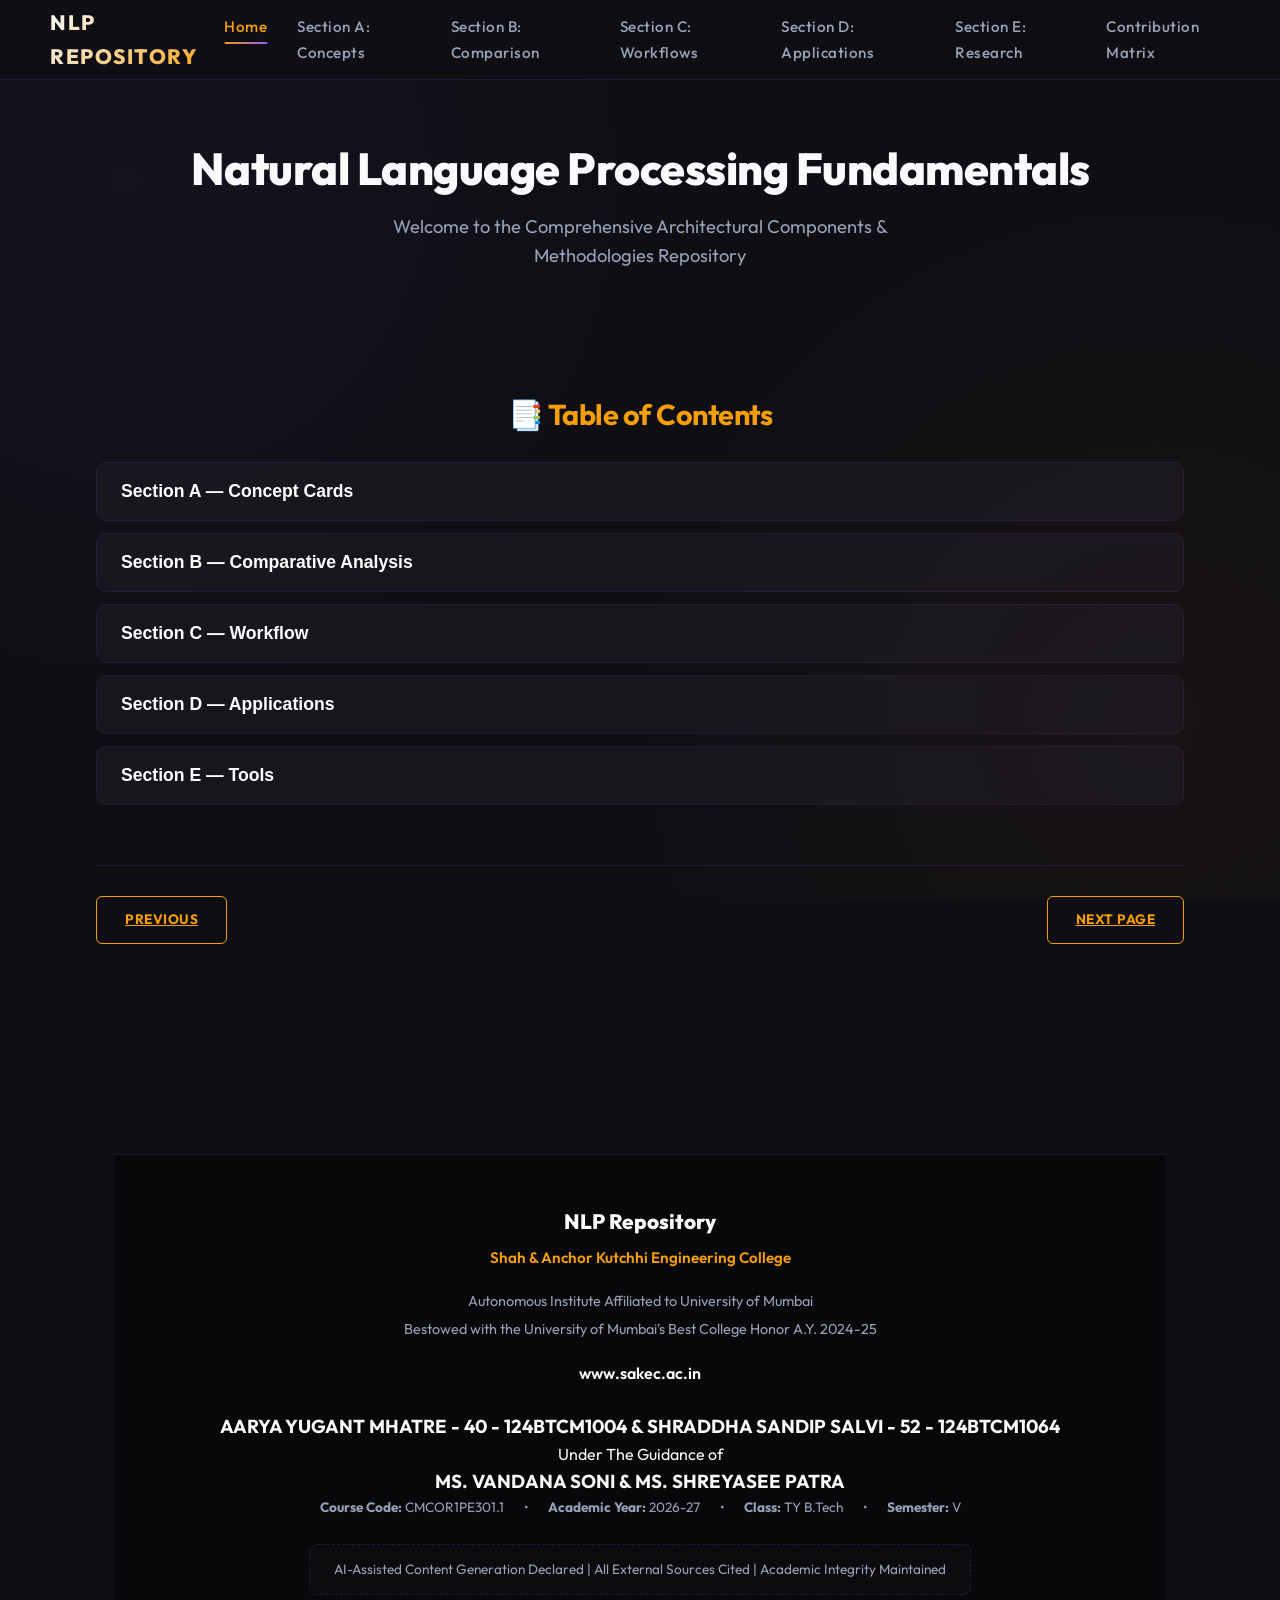
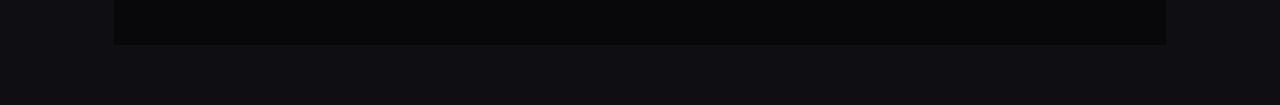
<file: index.html>
<!DOCTYPE html>
<html lang="en">
<head>
    <meta charset="UTF-8">
    <meta name="viewport" content="width=device-width, initial-scale=1.0">
    <title>Comprehensive NLP Fundamentals Repository</title>
    <link rel="stylesheet" href="style.css">
</head>
<body>

    <nav>
        <div class="nav-logo">NLP Repository</div>
        <ul class="nav-links">
<li><a href="index.html" class="nav-item">Home</a></li>

            <li><a href="SectionA.html" class="nav-item">Section A: Concepts</a></li>
            <li><a href="SectionB.html" class="nav-item">Section B: Comparison</a></li>
            <li><a href="SectionC.html" class="nav-item">Section C: Workflows</a></li>
            <li><a href="SectionD.html" class="nav-item">Section D: Applications</a></li>
            <li><a href="SectionE.html" class="nav-item">Section E: Research</a></li>
            <li><a href="ComparisonMatrix.html" class="nav-item">Contribution Matrix</a></li>
        </ul>
    </nav>

    
        <section class="toc-accordion">
 <div class="page-container">
        <header style="text-align: center; margin-top: 1px;">
            <h1>Natural Language Processing Fundamentals</h1>
            <p class="subtitle">Welcome to the Comprehensive Architectural Components & Methodologies Repository</p>
                        </div>
        </header>

            <h2>📑 Table of Contents</h2>

            <div class="toc-item">
                <button class="toc-btn" onclick="toggleTOC(this)">Section A — Concept Cards</button>
                <div class="toc-content">
                    <a href="SectionA.html">CONCEPT CARD 1 : a. Text Preprocessing & b. Feature Engineering</a>
                    <a href="SectionA.html">CONCEPT CARD 2 : a. Language Representation & b. Language Models</a>
                </div>
            </div>

            <div class="toc-item">
                <button class="toc-btn" onclick="toggleTOC(this)">Section B — Comparative Analysis</button>
                <div class="toc-content">
                    <a href="SectionB.html">a. Stemming vs Lemmatization</a>
                    <a href="SectionB.html">b. TF vs TF-IDF</a>
                    <a href="SectionB.html">c. Statistical vs Neural Language Models</a>
                    <a href="SectionB.html">d. Word2Vec vs FastText</a>
                </div>
            </div>

            <div class="toc-item">
                <button class="toc-btn" onclick="toggleTOC(this)">Section C — Workflow</button>
                <div class="toc-content">
                    <a href="SectionC.html">a. Complete Text Preprocessing Pipeline</a>
                    <a href="SectionC.html">b. Feature Engineering Pipeline</a>
                    <a href="SectionC.html">c. Text-to-Vector Transformation Process</a>
                </div>
            </div>

            <div class="toc-item">
                <button class="toc-btn" onclick="toggleTOC(this)">Section D — Applications</button>
                <div class="toc-content">
                    <a href="SectionD.html">a. Conversational Agents (Chatbots)</a>
                    <a href="SectionD.html">b. Machine Translation Engines</a>
                    <a href="SectionD.html">c. Automatic Text Summarization</a>
                    <a href="SectionD.html">d. Modern Search Engines</a>
                    <a href="SectionD.html">e. Sentiment Analysis Platforms</a>
                    <a href="SectionD.html">f. Named Entity Recognition & Information Extraction</a>
                </div>
            </div>

            <div class="toc-item">
                <button class="toc-btn" onclick="toggleTOC(this)">Section E — Tools</button>
                <div class="toc-content">
                    <a href="SectionE.html">a. Two recent research developments</a>
                    <a href="SectionE.html">b. Two industrial applications</a>
                    <a href="SectionE.html">c. One open-source NLP framework</a>
                    <a href="SectionE.html">d. Concise summary explaining relevance</a>
                </div>
            </div>
</div>
<div class="page-controls">
            <a href="index.html" class="ctrl-btn">Previous</a>
            <a href="SectionA.html" class="ctrl-btn">Next Page</a>
        </div>

        </section>
</div>
    </div>

<div class="page-container" style="margin-top: 50px;">
        <footer>
            <div class="footer-title">NLP Repository</div>
            <div class="footer-subtitle">Shah & Anchor Kutchhi Engineering College</div>
            <p style="color: var(--text-muted); font-size: 0.9rem; margin-bottom: 5px;">Autonomous Institute Affiliated to University of Mumbai</p>
            <p style="color: var(--text-muted); font-size: 0.9rem; margin-bottom: 20px;">Bestowed with the University of Mumbai's Best College Honor A.Y. 2024-25</p>
            <p style="margin-bottom: 25px;"><a href="https://www.sakec.ac.in" target="_blank" style="color: var(--accent-neon-blue); text-decoration: none; font-weight: 600;">www.sakec.ac.in</a></p>
            
            <h3>AARYA YUGANT MHATRE - 40 - 124BTCM1004 & SHRADDHA SANDIP SALVI - 52 - 124BTCM1064</h3>
            <p>Under The Guidance of</p>
            <h3>MS. VANDANA SONI & MS. SHREYASEE PATRA</h3>
           
            <div class="footer-meta">
                <span><strong>Course Code:</strong> CMCOR1PE301.1</span>
                <span>•</span>
                <span><strong>Academic Year:</strong> 2026-27</span>
                <span>•</span>
                <span><strong>Class:</strong> TY B.Tech</span>
                <span>•</span>
                <span><strong>Semester:</strong> V</span>
            </div>

            <div class="footer-declaration">
                AI-Assisted Content Generation Declared | All External Sources Cited | Academic Integrity Maintained
            </div>
        </footer>
    </div>


    <script src="script.js"></script>
</body>
</html>
</file>
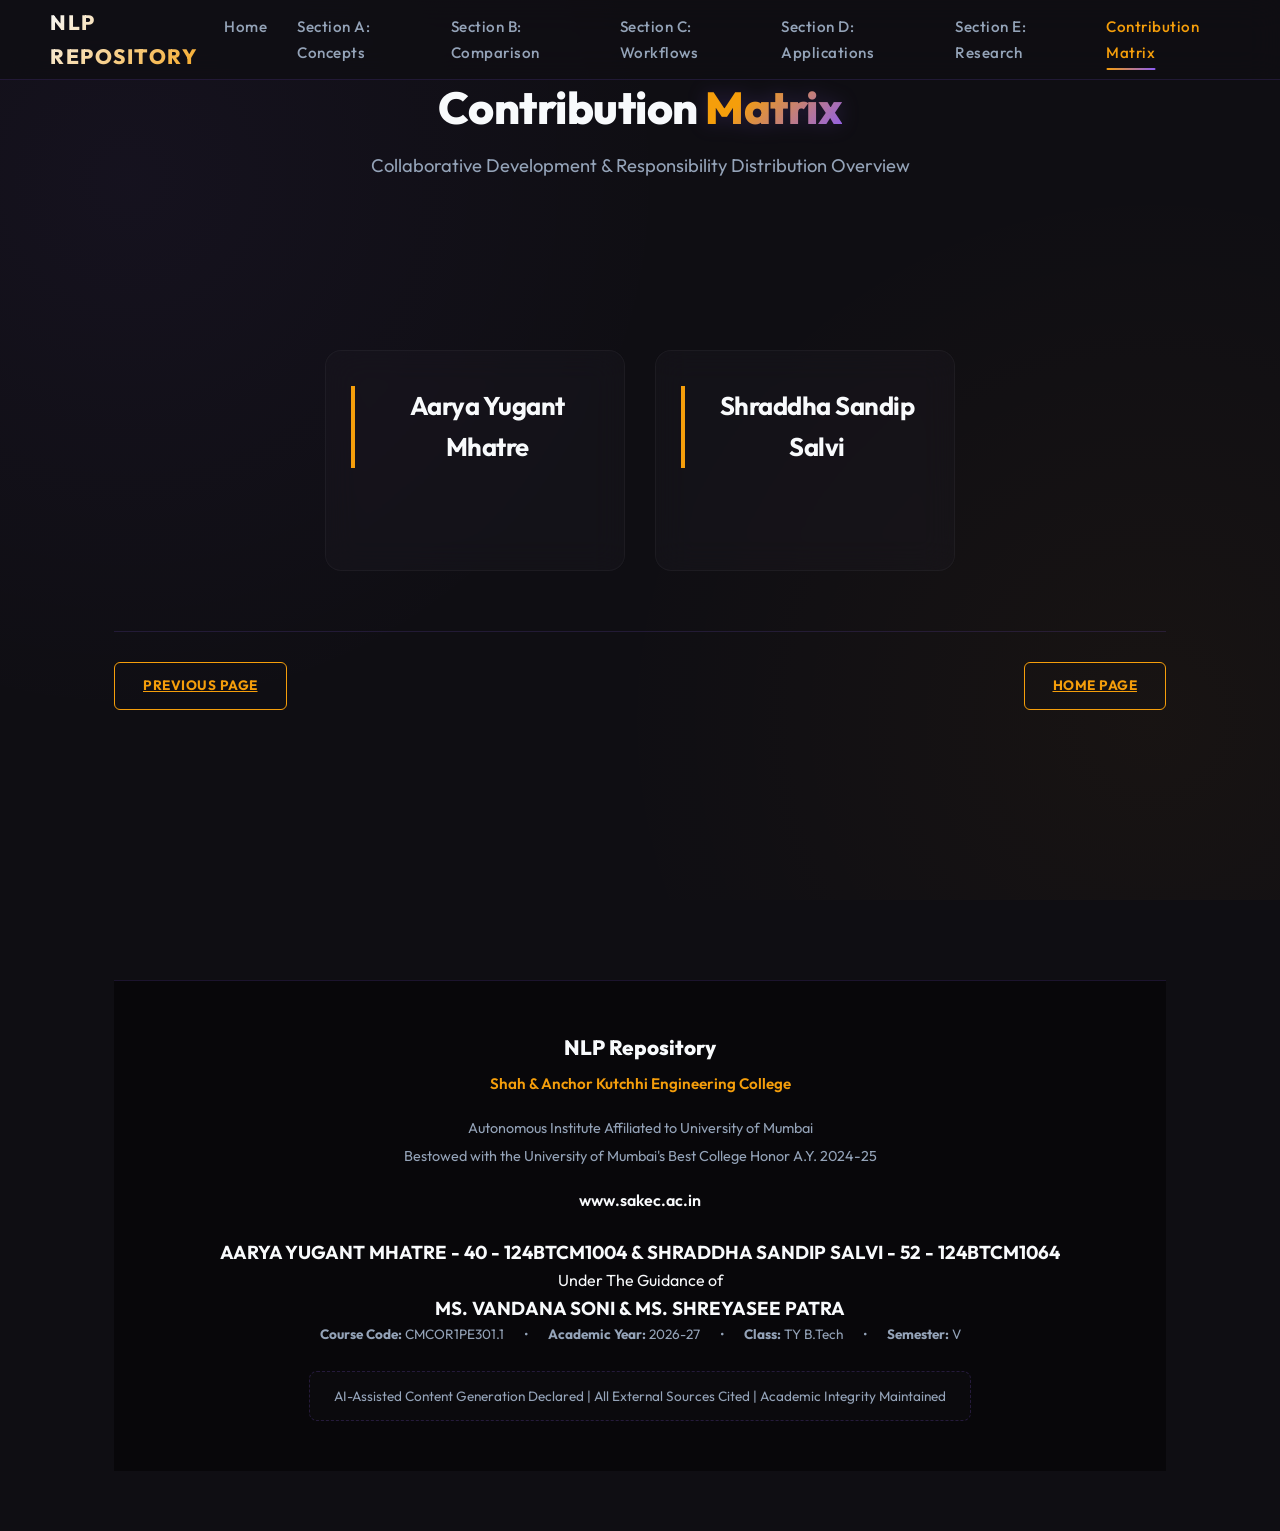
<file: ComparisonMatrix.html>
<!DOCTYPE html>
<html lang="en">
<head>
    <meta charset="UTF-8">
    <meta name="viewport" content="width=device-width, initial-scale=1.0">
    <title>Contribution Matrix - NLP Repository</title>
    <link rel="stylesheet" href="style.css">
</head>
<body>

   
<nav>
    <div class="nav-logo">NLP Repository</div>
    <ul class="nav-links">
<li><a href="index.html" class="nav-item">Home</a></li>
        <li><a href="index.html" class="nav-item active">Section A: Concepts</a></li>
        <li><a href="SectionB.html" class="nav-item">Section B: Comparison</a></li>
        <li><a href="SectionC.html" class="nav-item">Section C: Workflows</a></li>
        <li><a href="SectionD.html" class="nav-item">Section D: Applications</a></li>
        <li><a href="SectionE.html" class="nav-item">Section E: Research</a></li>
<li><a href="ComparisonMatrix.html" class="nav-item">Contribution Matrix</a></li>
    </ul>
</nav>
<header>
                <h1>Contribution <span>Matrix</span></h1>
                <p class="subtitle">Collaborative Development & Responsibility Distribution Overview</p>
            </header>
    <div class="page-container" style="margin-top: 40px;">
        <div class="contributors">
         
            
            <div class="contributor-card">
                <h2 class="name">Aarya Yugant Mhatre</h2>
                <button class="view-btn" onclick="toggleTable('aarya')">View Contribution</button>
                <div class="contribution-table" id="aarya">
                    <ul>
                        <li><strong>Main Contribution:</strong> Content research and overall process management.</li>
                        <li><strong>Section A:</strong> Concept Card 1 – Text Processing and Feature Engineering.</li>
                        <li><strong>Section B:</strong> Comparative Analysis – Stemming vs Lemmatization, TF vs TF-IDF.</li>
                        <li><strong>Section C:</strong> Complete Text Processing Pipeline.</li>
                        <li><strong>Section D:</strong> Applications – Chatbots, Machine Translation, and Text Summarization.</li>
                        <li><strong>Section E:</strong> Research & Industry – Two Recent Research Developments and Two Industrial Applications.</li>
                    </ul>
                </div>
            </div>

            <div class="contributor-card">
                <h2 class="name">Shraddha Sandip Salvi</h2>
                <button class="view-btn" onclick="toggleTable('shraddha')">View Contribution</button>
                <div class="contribution-table" id="shraddha">
                    <ul>
                        <li><strong>Main Contribution:</strong> Preprocessing, styling, and overall content structuring.</li>
                        <li><strong>Section A:</strong> Language Representation and Language Models.</li>
                        <li><strong>Section B:</strong> Comparative Analysis – Word2Vec vs FastText, Statistical vs Neural Language Models.</li>
                        <li><strong>Section C:</strong> Feature Engineering Pipeline and Tier 2 – Text-to-Vector Transformation Process.</li>
                        <li><strong>Section D:</strong> Applications – Search Engine, Sentiment Analysis, and Named Entity Recognition (NER).</li>
                        <li><strong>Section E:</strong> Study of One Open-Source NLP Framework with a concise summary explaining its relevance.</li>
                    </ul>
                </div>
            </div>
        </div>
        <div class="page-controls">
            <a href="SectionE.html" class="ctrl-btn">Previous Page</a>
            <a href="index.html" class="ctrl-btn">Home Page</a>
        </div>
        </div>
<div class="page-container" style="margin-top: 50px;">
        <footer>
            <div class="footer-title">NLP Repository</div>
            <div class="footer-subtitle">Shah & Anchor Kutchhi Engineering College</div>
            <p style="color: var(--text-muted); font-size: 0.9rem; margin-bottom: 5px;">Autonomous Institute Affiliated to University of Mumbai</p>
            <p style="color: var(--text-muted); font-size: 0.9rem; margin-bottom: 20px;">Bestowed with the University of Mumbai's Best College Honor A.Y. 2024-25</p>
            <p style="margin-bottom: 25px;"><a href="https://www.sakec.ac.in" target="_blank" style="color: var(--accent-neon-blue); text-decoration: none; font-weight: 600;">www.sakec.ac.in</a></p>
            
            <h3>AARYA YUGANT MHATRE - 40 - 124BTCM1004 & SHRADDHA SANDIP SALVI - 52 - 124BTCM1064</h3>
            <p>Under The Guidance of</p>
            <h3>MS. VANDANA SONI & MS. SHREYASEE PATRA</h3>
           
            <div class="footer-meta">
                <span><strong>Course Code:</strong> CMCOR1PE301.1</span>
                <span>•</span>
                <span><strong>Academic Year:</strong> 2026-27</span>
                <span>•</span>
                <span><strong>Class:</strong> TY B.Tech</span>
                <span>•</span>
                <span><strong>Semester:</strong> V</span>
            </div>

            <div class="footer-declaration">
                AI-Assisted Content Generation Declared | All External Sources Cited | Academic Integrity Maintained
            </div>
        </footer>
    </div>

    <script src="script.js"></script>
</body>
</html>
</file>
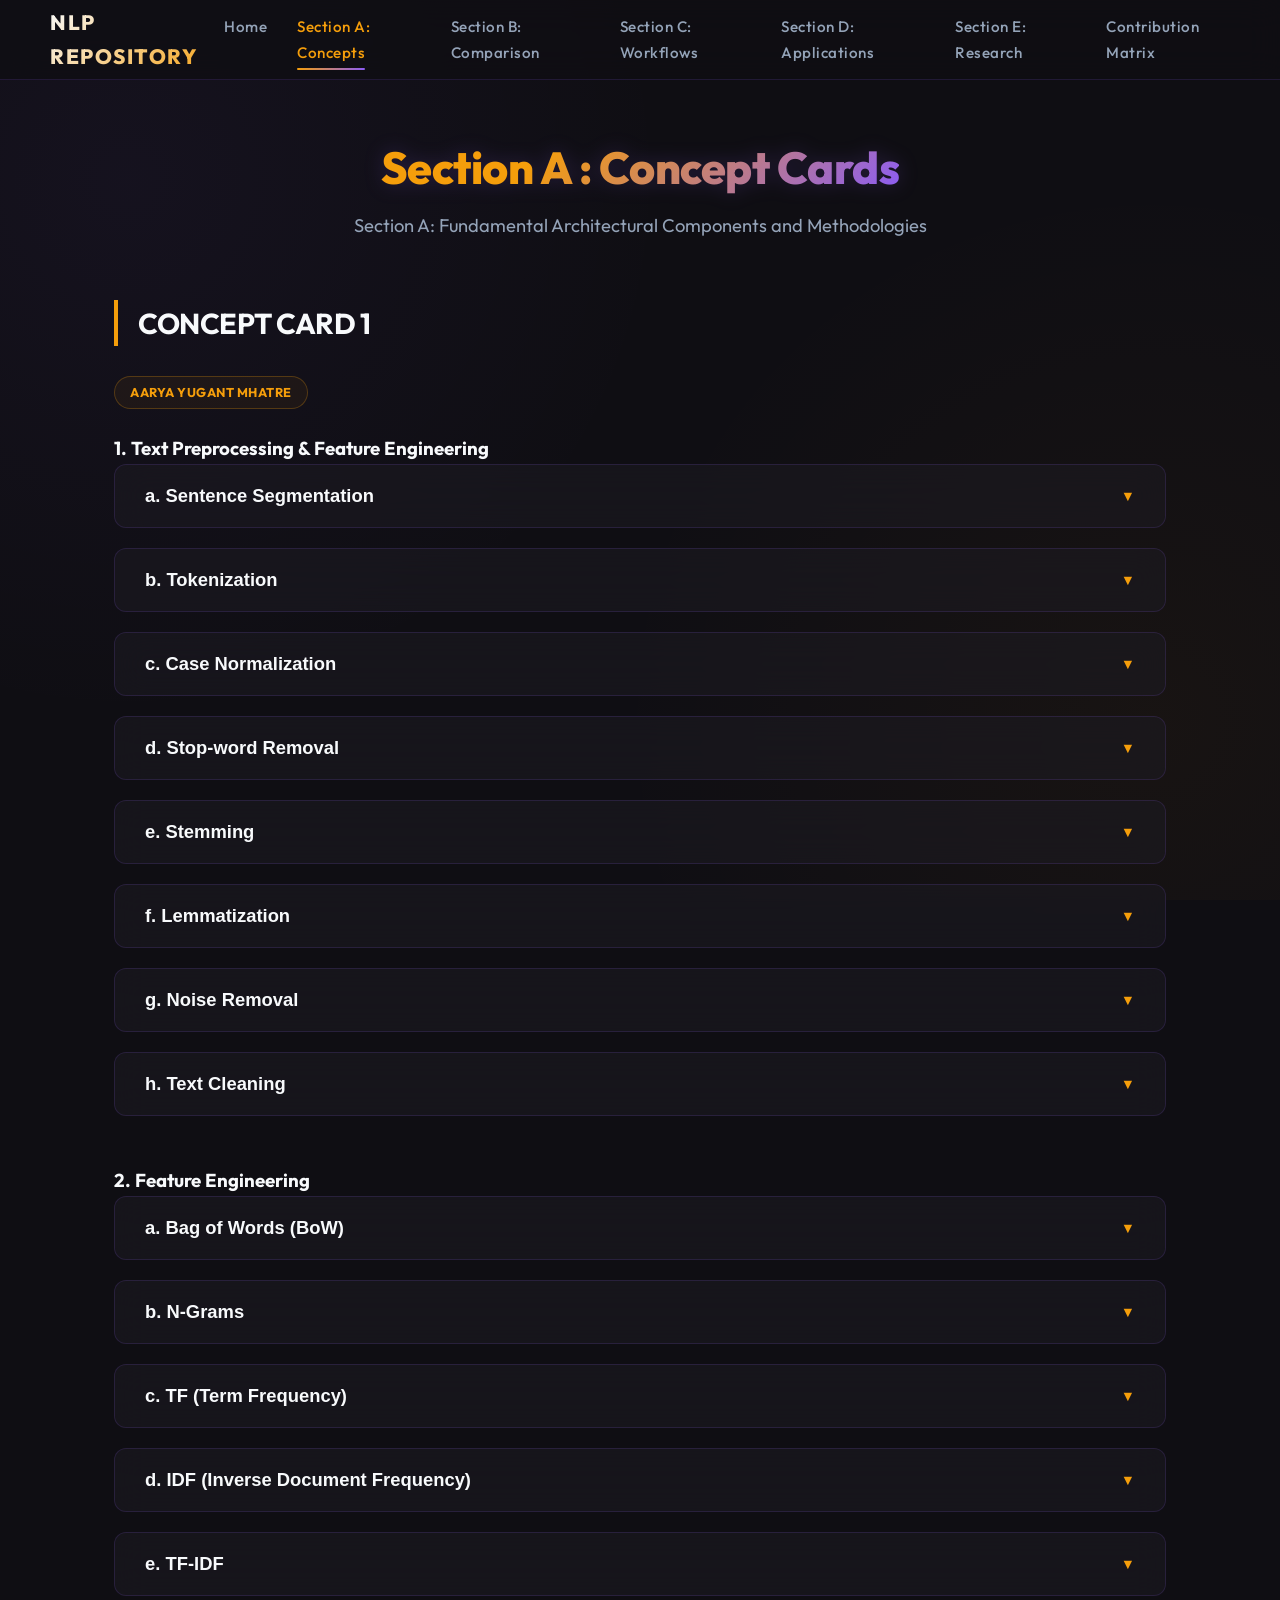
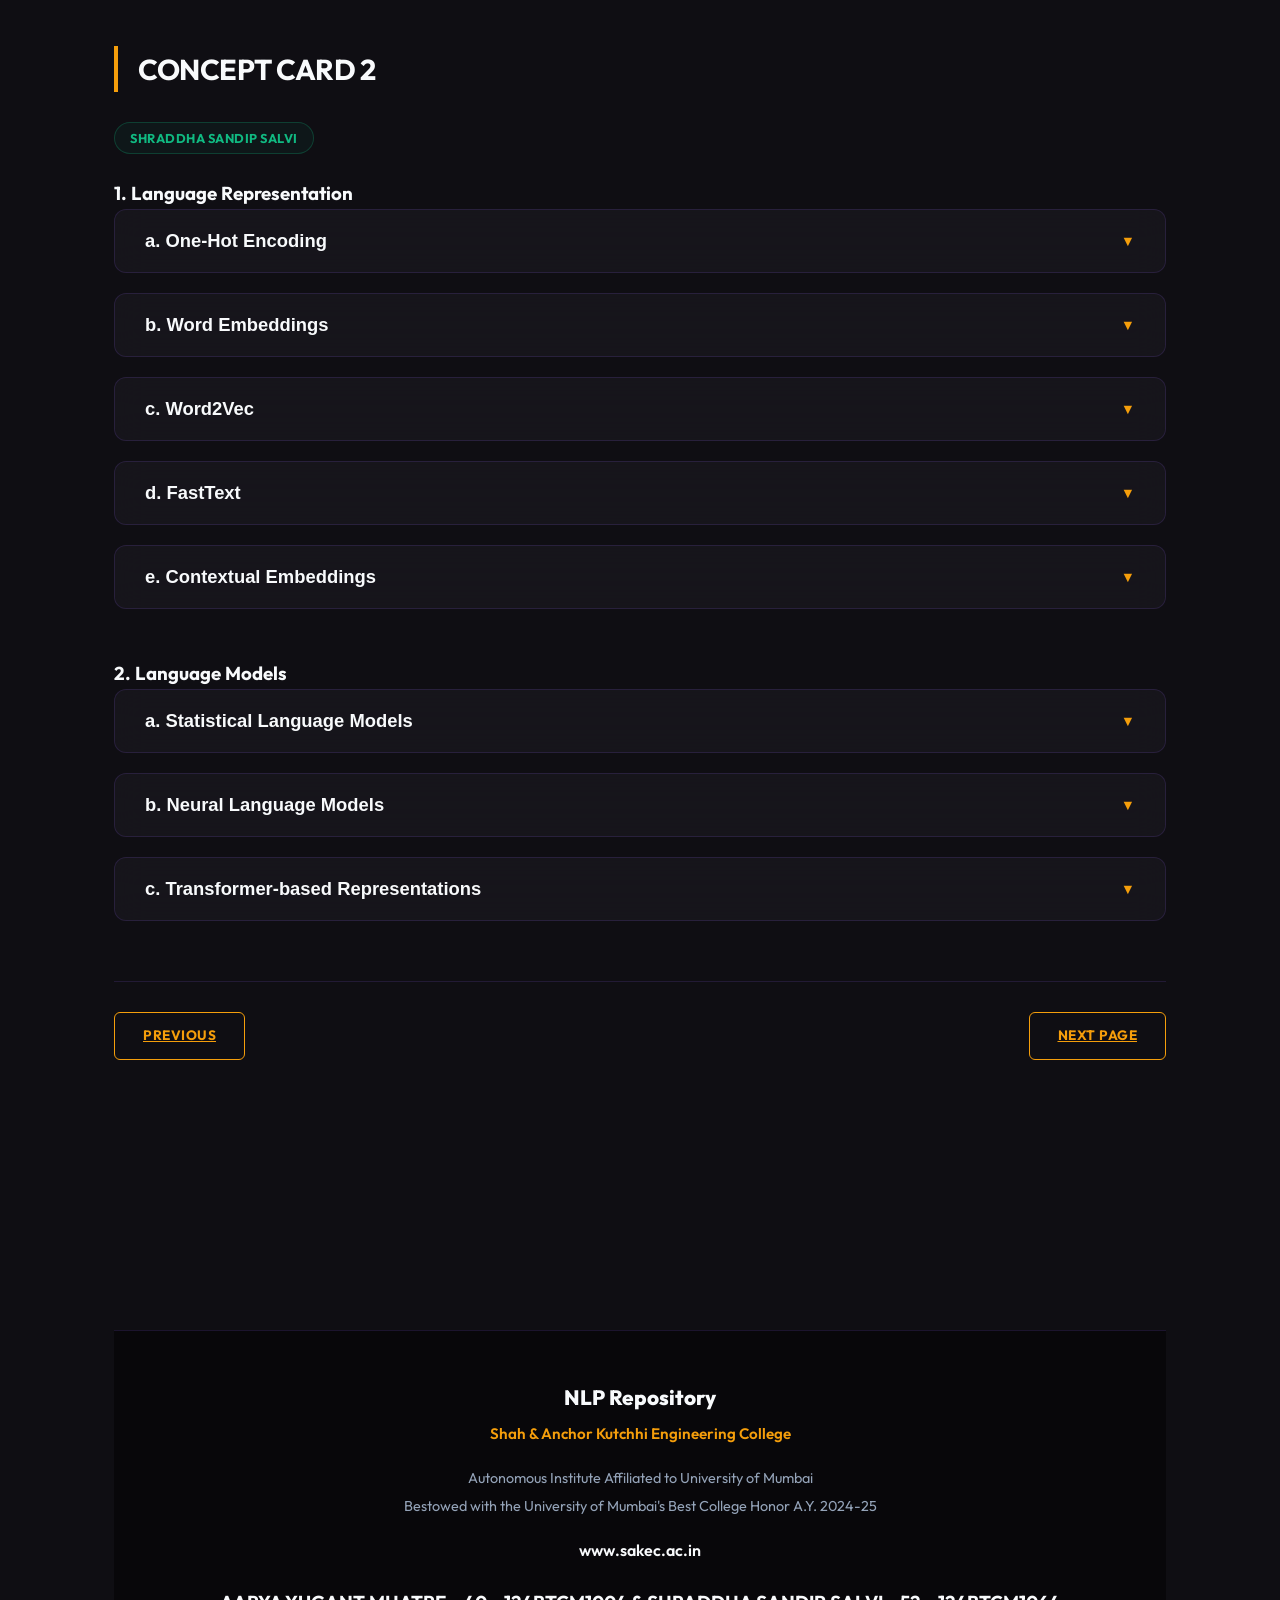
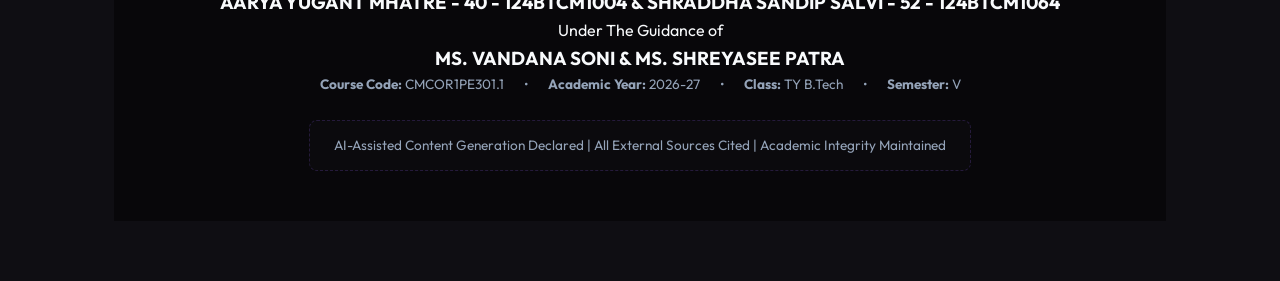
<file: SectionA.html>
<!DOCTYPE html>
<html lang="en">
<head>
    <meta charset="UTF-8">
    <meta name="viewport" content="width=device-width, initial-scale=1.0">
    <title>Section A: Concepts - NLP Repository</title>
    <link rel="stylesheet" href="style.css">
</head>
<body>

    <nav>
        <div class="nav-logo"><a href="index.html" style="color:inherit; text-decoration:none;">NLP Repository</a></div>
        <ul class="nav-links">
<li><a href="index.html" class="nav-item">Home</a></li>
            <li><a href="SectionA.html" class="nav-item active">Section A: Concepts</a></li>
            <li><a href="SectionB.html" class="nav-item">Section B: Comparison</a></li>
            <li><a href="SectionC.html" class="nav-item">Section C: Workflows</a></li>
            <li><a href="SectionD.html" class="nav-item">Section D: Applications</a></li>
            <li><a href="SectionE.html" class="nav-item">Section E: Research</a></li>
<li><a href="ComparisonMatrix.html" class="nav-item">Contribution Matrix</a></li>
        </ul>
    </nav>
        <div class="page-container">
        <header>
            <h1><span>Section A : Concept Cards</span></h1>
            <p class="subtitle">Section A: Fundamental Architectural Components and Methodologies</p>
        </header>

        <h2>CONCEPT CARD 1</h2>
        <div class="author-badge">Aarya Yugant Mhatre</div>
        <h3>1. Text Preprocessing & Feature Engineering</h3>
        <div class="concept-grid">
            <div class="collapsible-card">
                <button class="card-trigger" onclick="toggleCard(this)">
                    <span>a. Sentence Segmentation</span>
                    <span class="icon">▼</span>
                </button>
                <div class="card-content">
                    <div class="content-inner">
                        <div class="info-block"><div class="info-label">Definition</div><div class="info-text">The process of dividing a continuous block of text into distinct, structural individual sentences.</div></div>
                        <div class="info-block"><div class="info-label">Purpose</div><div class="info-text">To establish boundaries in unstructured text bodies, ensuring subsequent workflows handle semantic sentences rather than unstructured streams.</div></div>
                        <div class="info-block"><div class="info-label">Working Principle</div><div class="info-text">Utilizes rule-based regular expressions (detecting terminal punctuation) paired with unsupervised ML packages (like the Punkt tokenizer) trained to distinguish full-stops from internal abbreviations.</div></div>
                        <div class="info-block"><div class="info-label">Examples</div><div class="info-text">"Hello world! Welcome to NLP." → ["Hello world!", "Welcome to NLP."]</div></div>
                        <div class="info-block"><div class="info-label">Advantages</div><div class="info-text">Crucial structural step for accurate document parsing; prevents boundaries from leaking across separate distinct contexts.</div></div>
                        <div class="info-block"><div class="info-label">Limitations</div><div class="info-text">Fails on irregular shorthand, unpunctuated social media logs, and ambiguous domain acronym periods.</div></div>
                        <div class="info-block"><div class="info-label">Applications</div><div class="info-text">Document summarizing frameworks, structural machine translation pipelines, conversational routing frameworks.</div></div>
                    </div>
                </div>
            </div>

            <div class="collapsible-card">
                <button class="card-trigger" onclick="toggleCard(this)">
                    <span>b. Tokenization</span>
                    <span class="icon">▼</span>
                </button>
                <div class="card-content">
                    <div class="content-inner">
                        <div class="info-block"><div class="info-label">Definition</div><div class="info-text">Splitting a sequence of strings into smaller syntactic units called tokens (words, subwords, or characters).</div></div>
                        <div class="info-block"><div class="info-label">Purpose</div><div class="info-text">To isolate the atomic processing building blocks of text for statistical, matrix, or continuous vector operations.</div></div>
                        <div class="info-block"><div class="info-label">Working Principle</div><div class="info-text">Whitespace tokenization splits strings by spaces. Modern tokenizers (BPE, WordPiece) break words down recursively into subword elements to mitigate out-of-vocabulary anomalies.</div></div>
                        <div class="info-block"><div class="info-label">Examples</div><div class="info-text">"Natural Language Processing" → ["Natural", "Language", "Processing"]</div></div>
                        <div class="info-block"><div class="info-label">Advantages</div><div class="info-text">Standardizes textual inputs; subword variants cleanly handle structural lexical gaps.</div></div>
                        <div class="info-block"><div class="info-label">Limitations</div><div class="info-text">Aggressive tokenization scripts can strip key context or isolate idiomatic expressions incorrectly.</div></div>
                        <div class="info-block"><div class="info-label">Applications</div><div class="info-text">Lexical compilation passes, large language model vocabulary building blocks.</div></div>
                    </div>
                </div>
            </div>

            <div class="collapsible-card">
                <button class="card-trigger" onclick="toggleCard(this)">
                    <span>c. Case Normalization</span>
                    <span class="icon">▼</span>
                </button>
                <div class="card-content">
                    <div class="content-inner">
                        <div class="info-block"><div class="info-label">Definition</div><div class="info-text">Converting all structural characters uniformly into a single casing layout, typically lowercased text.</div></div>
                        <div class="info-block"><div class="info-label">Purpose</div><div class="info-text">To reduce vocabulary redundancy by matching identical words written with different cases.</div></div>
                        <div class="info-block"><div class="info-label">Working Principle</div><div class="info-text">Maps character ASCII/Unicode entries directly to lower-case index values during processing.</div></div>
                        <div class="info-block"><div class="info-label">Examples</div><div class="info-text">["Learning", "LEARNING"] → ["learning", "learning"]</div></div>
                        <div class="info-block"><div class="info-label">Advantages</div><div class="info-text">Shrinks total tracking dimension footprint; guarantees start-of-sentence words map correctly.</div></div>
                        <div class="info-block"><div class="info-label">Limitations</div><div class="info-text">Distorts proper nouns and acronyms where case changes the absolute definition (e.g., "US" pronoun vs "US" country).</div></div>
                        <div class="info-block"><div class="info-label">Applications</div><div class="info-text">Information retrieval indexing setups, lookup engines.</div></div>
                    </div>
                </div>
            </div>

            <div class="collapsible-card">
                <button class="card-trigger" onclick="toggleCard(this)">
                    <span>d. Stop-word Removal</span>
                    <span class="icon">▼</span>
                </button>
                <div class="card-content">
                    <div class="content-inner">
                        <div class="info-block"><div class="info-label">Definition</div><div class="info-text">Filtering out highly frequent structural words that carry minimal unique semantic weight.</div></div>
                        <div class="info-block"><div class="info-label">Purpose</div><div class="info-text">To filter out background syntactic noise, isolating high-information tokens.</div></div>
                        <div class="info-block"><div class="info-label">Working Principle</div><div class="info-text">Compares incoming tokens against a predefined dictionary table list (e.g., "the", "is", "at") and discards matching terms.</div></div>
                        <div class="info-block"><div class="info-label">Examples</div><div class="info-text">"This is sample text" → ["sample", "text"]</div></div>
                        <div class="info-block"><div class="info-label">Advantages</div><div class="info-text">Improves compute pipeline throughput; cuts down feature matrix constraints.</div></div>
                        <div class="info-block"><div class="info-label">Limitations</div><div class="info-text">Can disrupt sequence patterns, completely invert sentiment values, or erase relational clues (e.g., "Not good").</div></div>
                        <div class="info-block"><div class="info-label">Applications</div><div class="info-text">Document categorization matrices, key phrase extraction algorithms.</div></div>
                    </div>
                </div>
            </div>

            <div class="collapsible-card">
                <button class="card-trigger" onclick="toggleCard(this)">
                    <span>e. Stemming</span>
                    <span class="icon">▼</span>
                </button>
                <div class="card-content">
                    <div class="content-inner">
                        <div class="info-block"><div class="info-label">Definition</div><div class="info-text">A crude, fast heuristic sequence that truncates word endings to resolve them to a common baseline root.</div></div>
                        <div class="info-block"><div class="info-label">Purpose</div><div class="info-text">To group morphological variants of a word under a single tracking token using algorithmic rules without lookup databases.</div></div>
                        <div class="info-block"><div class="info-label">Working Principle</div><div class="info-text">Applies structural rule-based processes (such as Porter's or Lancaster's rules) to slice suffix parts (like "-ing", "-ed") sequentially.</div></div>
                        <div class="info-block"><div class="info-label">Examples</div><div class="info-text">"running", "runs" → "run" (while "ran" might parse to "ran").</div></div>
                        <div class="info-block"><div class="info-label">Advantages</div><div class="info-text">Highly efficient; zero dictionary overhead; low execution footprint.</div></div>
                        <div class="info-block"><div class="info-label">Limitations</div><div class="info-text">Causes over-stemming mutations (e.g., "universe" and "university" to "univers") or under-stemming discrepancies.</div></div>
                        <div class="info-block"><div class="info-label">Applications</div><div class="info-text">Broad index search applications, live log query parsing setups.</div></div>
                    </div>
                </div>
            </div>

            <div class="collapsible-card">
                <button class="card-trigger" onclick="toggleCard(this)">
                    <span>f. Lemmatization</span>
                    <span class="icon">▼</span>
                </button>
                <div class="card-content">
                    <div class="content-inner">
                        <div class="info-block"><div class="info-label">Definition</div><div class="info-text">A full structural morphological routine that converts a token to its linguistically valid canonical base form (lemma).</div></div>
                        <div class="info-block"><div class="info-label">Purpose</div><div class="info-text">To ensure correct base conversions while preserving structural, grammatical validity.</div></div>
                        <div class="info-block"><div class="info-label">Working Principle</div><div class="info-text">Cross-references terms against electronic lexical databases (like WordNet) combined with explicit Part-of-Speech context hooks.</div></div>
                        <div class="info-block"><div class="info-label">Examples</div><div class="info-text">"running", "ran", "runs" → "run"</div></div>
                        <div class="info-block"><div class="info-label">Advantages</div><div class="info-text">Linguistically exact; keeps entries readable and structurally valid.</div></div>
                        <div class="info-block"><div class="info-label">Limitations</div><div class="info-text">Slower; requires memory-intensive database hooks and contextual analysis passes.</div></div>
                        <div class="info-block"><div class="info-label">Applications</div><div class="info-text">Semantic analysis pipelines, advanced question-answering engines.</div></div>
                    </div>
                </div>
            </div>

            <div class="collapsible-card">
                <button class="card-trigger" onclick="toggleCard(this)">
                    <span>g. Noise Removal</span>
                    <span class="icon">▼</span>
                </button>
                <div class="card-content">
                    <div class="content-inner">
                        <div class="info-block"><div class="info-label">Definition</div><div class="info-text">The systematic identification and extraction of completely non-textual structural items from raw document bodies.</div></div>
                        <div class="info-block"><div class="info-label">Purpose</div><div class="info-text">Cleans out layout formats, web markup code, and metadata that provide no linguistic context.</div></div>
                        <div class="info-block"><div class="info-label">Working Principle</div><div class="info-text">Applies regular expression patterns and parsing trees to locate and erase markup language sequences.</div></div>
                        <div class="info-block"><div class="info-label">Examples</div><div class="info-text">"&lt;p&gt;Content&lt;/p&gt;" → "Content"</div></div>
                        <div class="info-block"><div class="info-label">Advantages</div><div class="info-text">Keeps structural layout syntax from polluting data statistics patterns.</div></div>
                        <div class="info-block"><div class="info-label">Limitations</div><div class="info-text">Poorly structured cleaning patterns risk discarding valid data payloads.</div></div>
                        <div class="info-block"><div class="info-label">Applications</div><div class="info-text">Web scraper pipelines, social media parsing systems.</div></div>
                    </div>
                </div>
            </div>

            <div class="collapsible-card">
                <button class="card-trigger" onclick="toggleCard(this)">
                    <span>h. Text Cleaning</span>
                    <span class="icon">▼</span>
                </button>
                <div class="card-content">
                    <div class="content-inner">
                        <div class="info-block"><div class="info-label">Definition</div><div class="info-text">Fixing typos, removing emoji artifacts, normalizing slang variations, and correcting character encodings.</div></div>
                        <div class="info-block"><div class="info-label">Purpose</div><div class="info-text">Converts unpredictable, messy text inputs into standardized data layouts.</div></div>
                        <div class="info-block"><div class="info-label">Working Principle</div><div class="info-text">Uses lookup translation tables, edit-distance spelling matches, and character set mapping rules (UTF-8).</div></div>
                        <div class="info-block"><div class="info-label">Examples</div><div class="info-text">"L0ve NLP!! 😊" → "Love NLP"</div></div>
                        <div class="info-block"><div class="info-label">Advantages</div><div class="info-text">Boosts text quality; minimizes out-of-vocabulary bugs caused by spelling inconsistencies.</div></div>
                        <div class="info-block"><div class="info-label">Limitations</div><div class="info-text">Risk of over-cleaning, where localized emphasis or nuance is accidentally stripped.</div></div>
                        <div class="info-block"><div class="info-label">Applications</div><div class="info-text">Helpdesk ticket parsing, social feedback analysis platforms.</div></div>
                    </div>
                </div>
            </div>
        </div>

        <h3>2. Feature Engineering</h3>
        <div class="concept-grid">
            <div class="collapsible-card">
                <button class="card-trigger" onclick="toggleCard(this)">
                    <span>a. Bag of Words (BoW)</span>
                    <span class="icon">▼</span>
                </button>
                <div class="card-content">
                    <div class="content-inner">
                        <div class="info-block"><div class="info-label">Definition</div><div class="info-text">A vector space representation model that tracks raw word frequencies within a document, completely discarding order and syntax structure.</div></div>
                        <div class="info-block"><div class="info-label">Purpose</div><div class="info-text">Converts unstructured raw text inputs into fixed-length numeric vectors for machine learning model pipelines.</div></div>
                        <div class="info-block"><div class="info-label">Working Principle</div><div class="info-text">Builds a master vocabulary matrix of all unique tokens across a dataset. Each document is mapped to a vector of length V, where each index records the local count of that specific term.</div></div>
                        <div class="info-block"><div class="info-label">Examples</div><div class="info-text">"cat sat cat" → {"cat": 2, "sat": 1}</div></div>
                        <div class="info-block"><div class="info-label">Advantages</div><div class="info-text">Simple to construct; clear to debug; excellent baseline classification feature set.</div></div>
                        <div class="info-block"><div class="info-label">Limitations</div><div class="info-text">Suffers from extreme vector sparsity; ignores word positioning ("not bad" and "bad not" output identical representations).</div></div>
                        <div class="info-block"><div class="info-label">Applications</div><div class="info-text">Spam classification filters, entry-level topic filters.</div></div>
                    </div>
                </div>
            </div>

            <div class="collapsible-card">
                <button class="card-trigger" onclick="toggleCard(this)">
                    <span>b. N-Grams</span>
                    <span class="icon">▼</span>
                </button>
                <div class="card-content">
                    <div class="content-inner">
                        <div class="info-block"><div class="info-label">Definition</div><div class="info-text">A contiguous, sequential tracking sequence of n items or words pulled from a given text profile.</div></div>
                        <div class="info-block"><div class="info-label">Purpose</div><div class="info-text">Captures local structural word sequences, phrase combinations, and relational co-occurrences within an index layout.</div></div>
                        <div class="info-block"><div class="info-label">Working Principle</div><div class="info-text">Slides an operational tracking window of n items across the text stream token-by-token, building linked sequence tuples.</div></div>
                        <div class="info-block"><div class="info-label">Examples</div><div class="info-text">"Deep Learning" (n=2) → Bi-gram: ("Deep", "Learning")</div></div>
                        <div class="info-block"><div class="info-label">Advantages</div><div class="info-text">Preserves critical context pairs (e.g., tracking phrases like "not guilty").</div></div>
                        <div class="info-block"><div class="info-label">Limitations</div><div class="info-text">Vocabulary tracking size scales exponentially as n grows ($V^n$), leading to extreme storage bottlenecks and matrix sparsity.</div></div>
                        <div class="info-block"><div class="info-label">Applications</div><div class="info-text">Next-word predictive systems, language structural identification systems.</div></div>
                    </div>
                </div>
            </div>

            <div class="collapsible-card">
                <button class="card-trigger" onclick="toggleCard(this)">
                    <span>c. TF (Term Frequency)</span>
                    <span class="icon">▼</span>
                </button>
                <div class="card-content">
                    <div class="content-inner">
                        <div class="info-block"><div class="info-label">Definition</div><div class="info-text">A normalized statistical metric tracking how frequently a specific target token occurs within an individual text file.</div></div>
                        <div class="info-block"><div class="info-label">Purpose</div><div class="info-text">Quantifies the relative presence or density of a target term inside a localized document file context.</div></div>
                        <div class="info-block"><div class="info-label">Working Principle</div><div class="info-text">Calculated as the total occurrences of term t divided by the total sum of all tokens inside that target document matrix layout.</div></div>
                        <div class="info-block"><div class="info-label">Examples</div><div class="info-text">Word "AI" appears 5 times in a 100-word essay → TF = 0.05</div></div>
                        <div class="info-block"><div class="info-label">Advantages</div><div class="info-text">Linear calculation; easily scales based on localized density cues.</div></div>
                        <div class="info-block"><div class="info-label">Limitations</div><div class="info-text">Biased toward common structural words like "is", "the", which naturally dominate frequency tables.</div></div>
                        <div class="info-block"><div class="info-label">Applications</div><div class="info-text">Isolated document keyword relevancy tracking passes.</div></div>
                    </div>
                </div>
            </div>

            <div class="collapsible-card">
                <button class="card-trigger" onclick="toggleCard(this)">
                    <span>d. IDF (Inverse Document Frequency)</span>
                    <span class="icon">▼</span>
                </button>
                <div class="card-content">
                    <div class="content-inner">
                        <div class="info-block"><div class="info-label">Definition</div><div class="info-text">A measurement checking how rare or globally unique a target word is across the total corpus database.</div></div>
                        <div class="info-block"><div class="info-label">Purpose</div><div class="info-text">Penalizes ubiquitous terms that appear across all files while scaling up the weights of unique keywords.</div></div>
                        <div class="info-block"><div class="info-label">Working Principle</div><div class="info-text">Computed as the log of the total document count N divided by the count of files containing that target term.</div></div>
                        <div class="info-block"><div class="info-label">Examples</div><div class="info-text">Total files = 1000. "the" is in all 1000 → IDF = log(1) = 0. "Quantum" is in 10 → IDF = log(100) = 2.</div></div>
                        <div class="info-block"><div class="info-label">Advantages</div><div class="info-text">Filters global noise automatically; extracts highly informative terms.</div></div>
                        <div class="info-block"><div class="info-label">Limitations</div><div class="info-text">Requires recalculation across the entire global corpus whenever new document layers are added.</div></div>
                        <div class="info-block"><div class="info-label">Applications</div><div class="info-text">Search relevance systems, information extraction pipelines.</div></div>
                    </div>
                </div>
            </div>

            <div class="collapsible-card">
                <button class="card-trigger" onclick="toggleCard(this)">
                    <span>e. TF-IDF</span>
                    <span class="icon">▼</span>
                </button>
                <div class="card-content">
                    <div class="content-inner">
                        <div class="info-block"><div class="info-label">Definition</div><div class="info-text">The mathematical product of local Term Frequency and Inverse Document Frequency, yielding a relative statistical weight.</div></div>
                        <div class="info-block"><div class="info-label">Purpose</div><div class="info-text">Represents documents as vectors that balance local occurrence density with global distinctiveness.</div></div>
                        <div class="info-block"><div class="info-label">Working Principle</div><div class="info-text">Combines both metrics multiplication-style: TF-IDF = TF × IDF.</div></div>
                        <div class="info-block"><div class="info-label">Examples</div><div class="info-text">TF = 0.05, IDF = 2 → TF-IDF Score = 0.10.</div></div>
                        <div class="info-block"><div class="info-label">Advantages</div><div class="info-text">Balances local density with global rarity; effectively reduces the influence of meaningless stop-words dynamically.</div></div>
                        <div class="info-block"><div class="info-label">Limitations</div><div class="info-text">Vectors remain sparse and high-dimensional; fails to capture semantic synonyms (e.g., treats "large" and "huge" as separate, unrelated weights).</div></div>
                        <div class="info-block"><div class="info-label">Applications</div><div class="info-text">Information retrieval scoring, baseline document recommendation systems.</div></div>
                    </div>
                </div>
            </div>
        </div>

        <h2>CONCEPT CARD 2</h2>
        <div class="author-badge shraddha">Shraddha Sandip Salvi</div>
        <h3>1. Language Representation</h3>
        <div class="concept-grid">
            <div class="collapsible-card shraddha-card">
                <button class="card-trigger" onclick="toggleCard(this)">
                    <span>a. One-Hot Encoding</span>
                    <span class="icon">▼</span>
                </button>
                <div class="card-content">
                    <div class="content-inner">
                        <div class="info-block"><div class="info-label">Definition</div><div class="info-text">A categorical vector transformation where every unique word in a vocabulary is represented as a distinct binary vector containing a single '1' and all other entries as '0'.</div></div>
                        <div class="info-block"><div class="info-label">Purpose</div><div class="info-text">To assign a unique, discrete mathematical coordinate identity to every word inside a known lexicon list.</div></div>
                        <div class="info-block"><div class="info-label">Working Principle</div><div class="info-text">Given a vocabulary length V, a word is assigned an index i. The representation is a vector of size V×1 with a '1' at index i and '0' everywhere else.</div></div>
                        <div class="info-block"><div class="info-label">Examples</div><div class="info-text">Vocabulary: ["apple", "banana", "cat"]. Vector for "banana" → [0, 1, 0].</div></div>
                        <div class="info-block"><div class="info-label">Advantages</div><div class="info-text">Extremely straightforward to execute; guarantees zero overlapping representations between words.</div></div>
                        <div class="info-block"><div class="info-label">Limitations</div><div class="info-text">Highly inefficient due to vector sparsity; orthogonal geometry means the dot product of any two words is '0', implying "king" and "queen" share exactly zero mathematical similarity.</div></div>
                        <div class="info-block"><div class="info-label">Applications</div><div class="info-text">Categorical initialization passes, baseline network target label parsing layouts.</div></div>
                    </div>
                </div>
            </div>

            <div class="collapsible-card shraddha-card">
                <button class="card-trigger" onclick="toggleCard(this)">
                    <span>b. Word Embeddings</span>
                    <span class="icon">▼</span>
                </button>
                <div class="card-content">
                    <div class="content-inner">
                        <div class="info-block"><div class="info-label">Definition</div><div class="info-text">A collective term for language modeling methodologies where words are mapped to low-dimensional, continuous dense vector spaces.</div></div>
                        <div class="info-block"><div class="info-label">Purpose</div><div class="info-text">To capture complex continuous semantic and syntactic relationships in a compressed matrix architecture.</div></div>
                        <div class="info-block"><div class="info-label">Working Principle</div><div class="info-text">Maps words to a dense continuous vector space of fixed size (e.g., 300 dimensions). Positions are optimized based on contextual co-occurrence patterns, ensuring similar words cluster closely together.</div></div>
                        <div class="info-block"><div class="info-label">Examples</div><div class="info-text">"king" - "man" + "woman" ≈ "queen" expressed within a dense float vector space.</div></div>
                        <div class="info-block"><div class="info-label">Advantages</div><div class="info-text">Highly compact (dense matrices); natively maps geometric distance to word meaning similarity.</div></div>
                        <div class="info-block"><div class="info-label">Limitations</div><div class="info-text">Traditional static variations assign a single vector to a word, ignoring multiple meanings (polysemy).</div></div>
                        <div class="info-block"><div class="info-label">Applications</div><div class="info-text">Neural network input representations, vector-similarity search engines.</div></div>
                    </div>
                </div>
            </div>

            <div class="collapsible-card shraddha-card">
                <button class="card-trigger" onclick="toggleCard(this)">
                    <span>c. Word2Vec</span>
                    <span class="icon">▼</span>
                </button>
                <div class="card-content">
                    <div class="content-inner">
                        <div class="info-block"><div class="info-label">Definition</div><div class="info-text">A groundbreaking framework utilizing shallow two-layer neural networks to learn static dense word embeddings.</div></div>
                        <div class="info-block"><div class="info-label">Purpose</div><div class="info-text">To generate high-quality, dense semantic word vectors efficiently from vast unannotated text corpora.</div></div>
                        <div class="info-block"><div class="info-label">Working Principle</div><div class="info-text">Offers two architectures: Continuous Bag-of-Words (CBOW), which predicts a target word given context words, and Skip-Gram, which predicts context words given a target word. Uses negative sampling to handle loss calculation.</div></div>
                        <div class="info-block"><div class="info-label">Examples</div><div class="info-text">Outputs a 300-dimension float array for the word "coffee", clustering it near "tea" and "latte".</div></div>
                        <div class="info-block"><div class="info-label">Advantages</div><div class="info-text">Efficient training on massive datasets; captures excellent linear semantic analogies.</div></div>
                        <div class="info-block"><div class="info-label">Limitations</div><div class="info-text">Static representation; cannot dynamically adjust a word's vector representation based on changing surrounding context (e.g., "bank" of a river vs financial "bank").</div></div>
                        <div class="info-block"><div class="info-label">Applications</div><div class="info-text">Downstream NLP feature generation, recommendation systems.</div></div>
                    </div>
                </div>
            </div>

            <div class="collapsible-card shraddha-card">
                <button class="card-trigger" onclick="toggleCard(this)">
                    <span>d. FastText</span>
                    <span class="icon">▼</span>
                </button>
                <div class="card-content">
                    <div class="content-inner">
                        <div class="info-block"><div class="info-label">Definition</div><div class="info-text">An extension of the Word2Vec framework developed by Facebook that treats each word as a composite collection of subword character n-grams.</div></div>
                        <div class="info-block"><div class="info-label">Purpose</div><div class="info-text">To build resilient embeddings that natively resolve out-of-vocabulary (OOV) terms and capture morphological variations.</div></div>
                        <div class="info-block"><div class="info-label">Working Principle</div><div class="info-text">Breaks words into subword pieces. The final word vector is computed as the mathematical sum of its constituent subword character n-gram vectors.</div></div>
                        <div class="info-block"><div class="info-label">Examples</div><div class="info-text">An unseen word "sub-optimal" can still get an accurate vector by summing up sub-components like "sub" and "optimal".</div></div>
                        <div class="info-block"><div class="info-label">Advantages</div><div class="info-text">Cleanly handles out-of-vocabulary words; highly robust to typos, prefixes, and suffixes.</div></div>
                        <div class="info-block"><div class="info-label">Limitations</div><div class="info-text">Higher RAM and storage footprint due to tracking massive volumes of internal subword components.</div></div>
                        <div class="info-block"><div class="info-label">Applications</div><div class="info-text">Text classification in morphologically rich languages (e.g., German, Finnish), search queries with frequent typos.</div></div>
                    </div>
                </div>
            </div>

            <div class="collapsible-card shraddha-card">
                <button class="card-trigger" onclick="toggleCard(this)">
                    <span>e. Contextual Embeddings</span>
                    <span class="icon">▼</span>
                </button>
                <div class="card-content">
                    <div class="content-inner">
                        <div class="info-block"><div class="info-label">Definition</div><div class="info-text">Dynamic vector representations where the mathematical vector assigned to a word changes depending on its specific sentence context.</div></div>
                        <div class="info-block"><div class="info-label">Purpose</div><div class="info-text">To cleanly solve the issue of polysemy, ensuring identical words have completely distinct vector mappings based on context.</div></div>
                        <div class="info-block"><div class="info-label">Working Principle</div><div class="info-text">Employs deep multi-layer bidirectional architectures (like Transformers) to read the entire sequence of text at once, dynamically re-weighting a word's vector representation using attention mechanisms.</div></div>
                        <div class="info-block"><div class="info-label">Examples</div><div class="info-text">"Deposit money in the bank" vs "Sit by the river bank" generate distinct vectors for "bank".</div></div>
                        <div class="info-block"><div class="info-label">Advantages</div><div class="info-text">Captures deep, context-aware semantic nuances; sets the current state-of-the-art benchmark for down-stream tasks.</div></div>
                        <div class="info-block"><div class="info-label">Limitations</div><div class="info-text">Extremely high computational overhead; requires modern GPU/TPU infrastructure to run inference.</div></div>
                        <div class="info-block"><div class="info-label">Applications</div><div class="info-text">Modern LLMs, advanced conversational AI, precise semantic search.</div></div>
                    </div>
                </div>
            </div>
        </div>

        <h3>2. Language Models</h3>
        <div class="concept-grid">
            <div class="collapsible-card shraddha-card">
                <button class="card-trigger" onclick="toggleCard(this)">
                    <span>a. Statistical Language Models</span>
                    <span class="icon">▼</span>
                </button>
                <div class="card-content">
                    <div class="content-inner">
                        <div class="info-block"><div class="info-label">Definition</div><div class="info-text">Probability distribution models over sequences of words constructed using classic Markov chains and raw frequency counting parameters.</div></div>
                        <div class="info-block"><div class="info-label">Purpose</div><div class="info-text">To calculate the absolute likelihood of a sequence of words occurring or to predict the next word in a chain.</div></div>
                        <div class="info-block"><div class="info-label">Working Principle</div><div class="info-text">Utilizes the chain rule of probability combined with N-gram counts to compute sequence likelihood, applying smoothing techniques to handle unseen text.</div></div>
                        <div class="info-block"><div class="info-label">Examples</div><div class="info-text">Calculating P("shines" | "the sun") based on text corpus counts.</div></div>
                        <div class="info-block"><div class="info-label">Advantages</div><div class="info-text">Incredibly fast inference; simple mathematical properties; easily interpretable.</div></div>
                        <div class="info-block"><div class="info-label">Limitations</div><div class="info-text">Suffers from the "curse of dimensionality"; cannot capture long-range contextual dependencies due to fixed history windows.</div></div>
                        <div class="info-block"><div class="info-label">Applications</div><div class="info-text">Early speech recognition systems, basic predictive keyboard typing systems.</div></div>
                    </div>
                </div>
            </div>

            <div class="collapsible-card shraddha-card">
                <button class="card-trigger" onclick="toggleCard(this)">
                    <span>b. Neural Language Models</span>
                    <span class="icon">▼</span>
                </button>
                <div class="card-content">
                    <div class="content-inner">
                        <div class="info-block"><div class="info-label">Definition</div><div class="info-text">Language modeling architectures that leverage continuous neural network layers (MLPs, RNNs, LSTMs) to learn word probability distributions.</div></div>
                        <div class="info-block"><div class="info-label">Purpose</div><div class="info-text">To overcome the sparsity and structural limits of SLMs by processing language within continuous vector spaces.</div></div>
                        <div class="info-block"><div class="info-label">Working Principle</div><div class="info-text">Passes sequence tokens through embedding layers, processing hidden structural states sequentially through recurrent network connections to predict tokens via Softmax.</div></div>
                        <div class="info-block"><div class="info-label">Examples</div><div class="info-text">An LSTM network processing a sequence word-by-word to generate predictive text patterns.</div></div>
                        <div class="info-block"><div class="info-label">Advantages</div><div class="info-text">Better generalization across hidden vectors; handles longer history contexts than statistical N-grams.</div></div>
                        <div class="info-block"><div class="info-label">Limitations</div><div class="info-text">Sequential processing cannot be parallelized during training stages; prone to vanishing gradients over long sequences.</div></div>
                        <div class="info-block"><div class="info-label">Applications</div><div class="info-text">Early-stage sequence generation systems, intermediate machine translation engines.</div></div>
                    </div>
                </div>
            </div>

            <div class="collapsible-card shraddha-card">
                <button class="card-trigger" onclick="toggleCard(this)">
                    <span>c. Transformer-based Representations</span>
                    <span class="icon">▼</span>
                </button>
                <div class="card-content">
                    <div class="content-inner">
                        <div class="info-block"><div class="info-label">Definition</div><div class="info-text">Advanced multi-headed self-attention network architectures that compute highly non-linear, parallelized language representations.</div></div>
                        <div class="info-block"><div class="info-label">Purpose</div><div class="info-text">To process long-range dependencies efficiently across an entire text sequence simultaneously.</div></div>
                        <div class="info-block"><div class="info-label">Working Principle</div><div class="info-text">Completely eliminates recurrent loops. Uses positional encodings to track order, and employs multi-head self-attention mechanisms to allow tokens to dynamically weight and connect with every other token in the sequence.</div></div>
                        <div class="info-block"><div class="info-label">Examples</div><div class="info-text">BERT (encoder-only for parsing) and GPT architecture variants (decoder-only for generative processing).</div></div>
                        <div class="info-block"><div class="info-label">Advantages</div><div class="info-text">Highly parallelizable across GPUs; captures long-range context across extensive text sequences.</div></div>
                        <div class="info-block"><div class="info-label">Limitations</div><div class="info-text">Computational and memory complexity scales quadratically ($O(L^2)$) relative to sequence length L without optimization.</div></div>
                        <div class="info-block"><div class="info-label">Applications</div><div class="info-text">State-of-the-art Large Language Models, semantic text synthesis, deep conversational AI interfaces.</div></div>
                    </div>
                </div>
            </div>
        </div>

        <div class="page-controls">
            <a href="index.html" class="ctrl-btn">Previous</a>
            <a href="SectionB.html" class="ctrl-btn">Next Page</a>
        </div>
    </div>
<div class="page-container" style="margin-top: 50px;">
        <footer>
            <div class="footer-title">NLP Repository</div>
            <div class="footer-subtitle">Shah & Anchor Kutchhi Engineering College</div>
            <p style="color: var(--text-muted); font-size: 0.9rem; margin-bottom: 5px;">Autonomous Institute Affiliated to University of Mumbai</p>
            <p style="color: var(--text-muted); font-size: 0.9rem; margin-bottom: 20px;">Bestowed with the University of Mumbai's Best College Honor A.Y. 2024-25</p>
            <p style="margin-bottom: 25px;"><a href="https://www.sakec.ac.in" target="_blank" style="color: var(--accent-neon-blue); text-decoration: none; font-weight: 600;">www.sakec.ac.in</a></p>
            
            <h3>AARYA YUGANT MHATRE - 40 - 124BTCM1004 & SHRADDHA SANDIP SALVI - 52 - 124BTCM1064</h3>
            <p>Under The Guidance of</p>
            <h3>MS. VANDANA SONI & MS. SHREYASEE PATRA</h3>
           
            <div class="footer-meta">
                <span><strong>Course Code:</strong> CMCOR1PE301.1</span>
                <span>•</span>
                <span><strong>Academic Year:</strong> 2026-27</span>
                <span>•</span>
                <span><strong>Class:</strong> TY B.Tech</span>
                <span>•</span>
                <span><strong>Semester:</strong> V</span>
            </div>

            <div class="footer-declaration">
                AI-Assisted Content Generation Declared | All External Sources Cited | Academic Integrity Maintained
            </div>
        </footer>
    </div>

    <script src="script.js"></script>
</body>
</html>
</file>
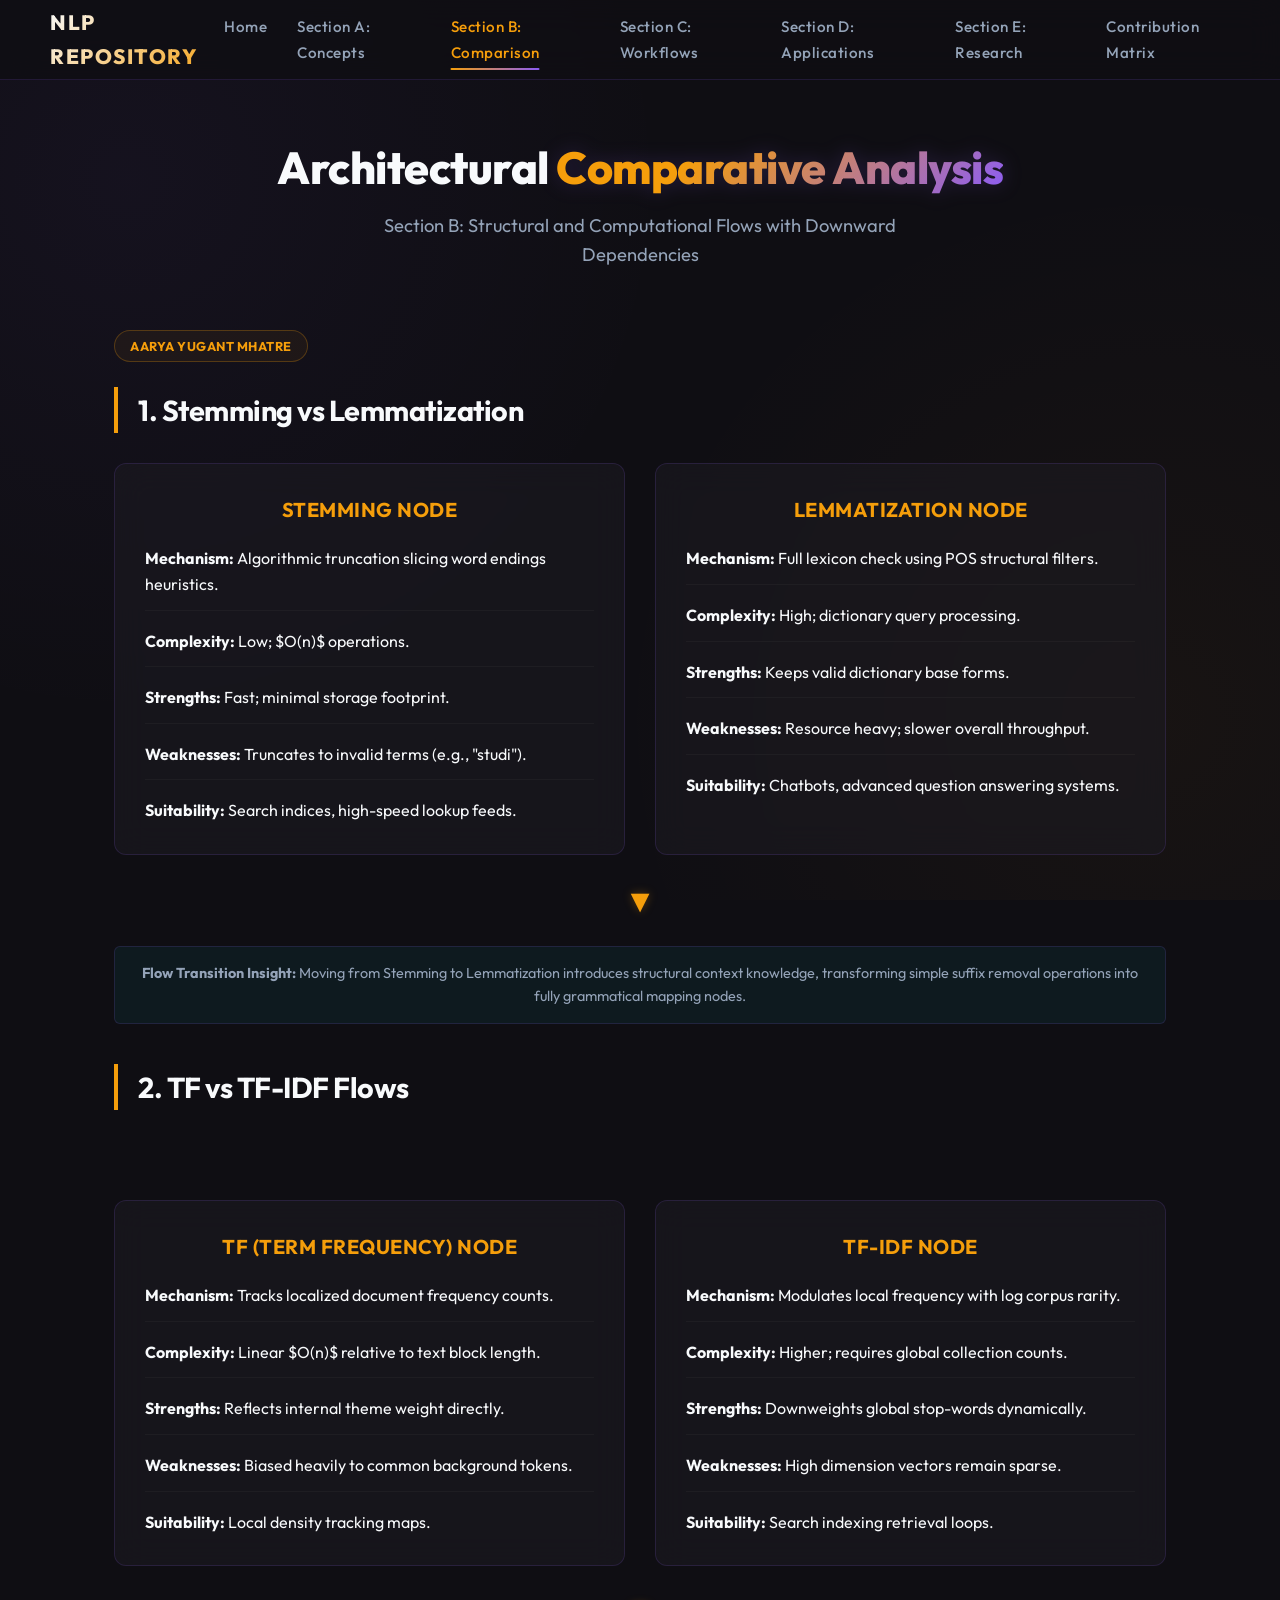
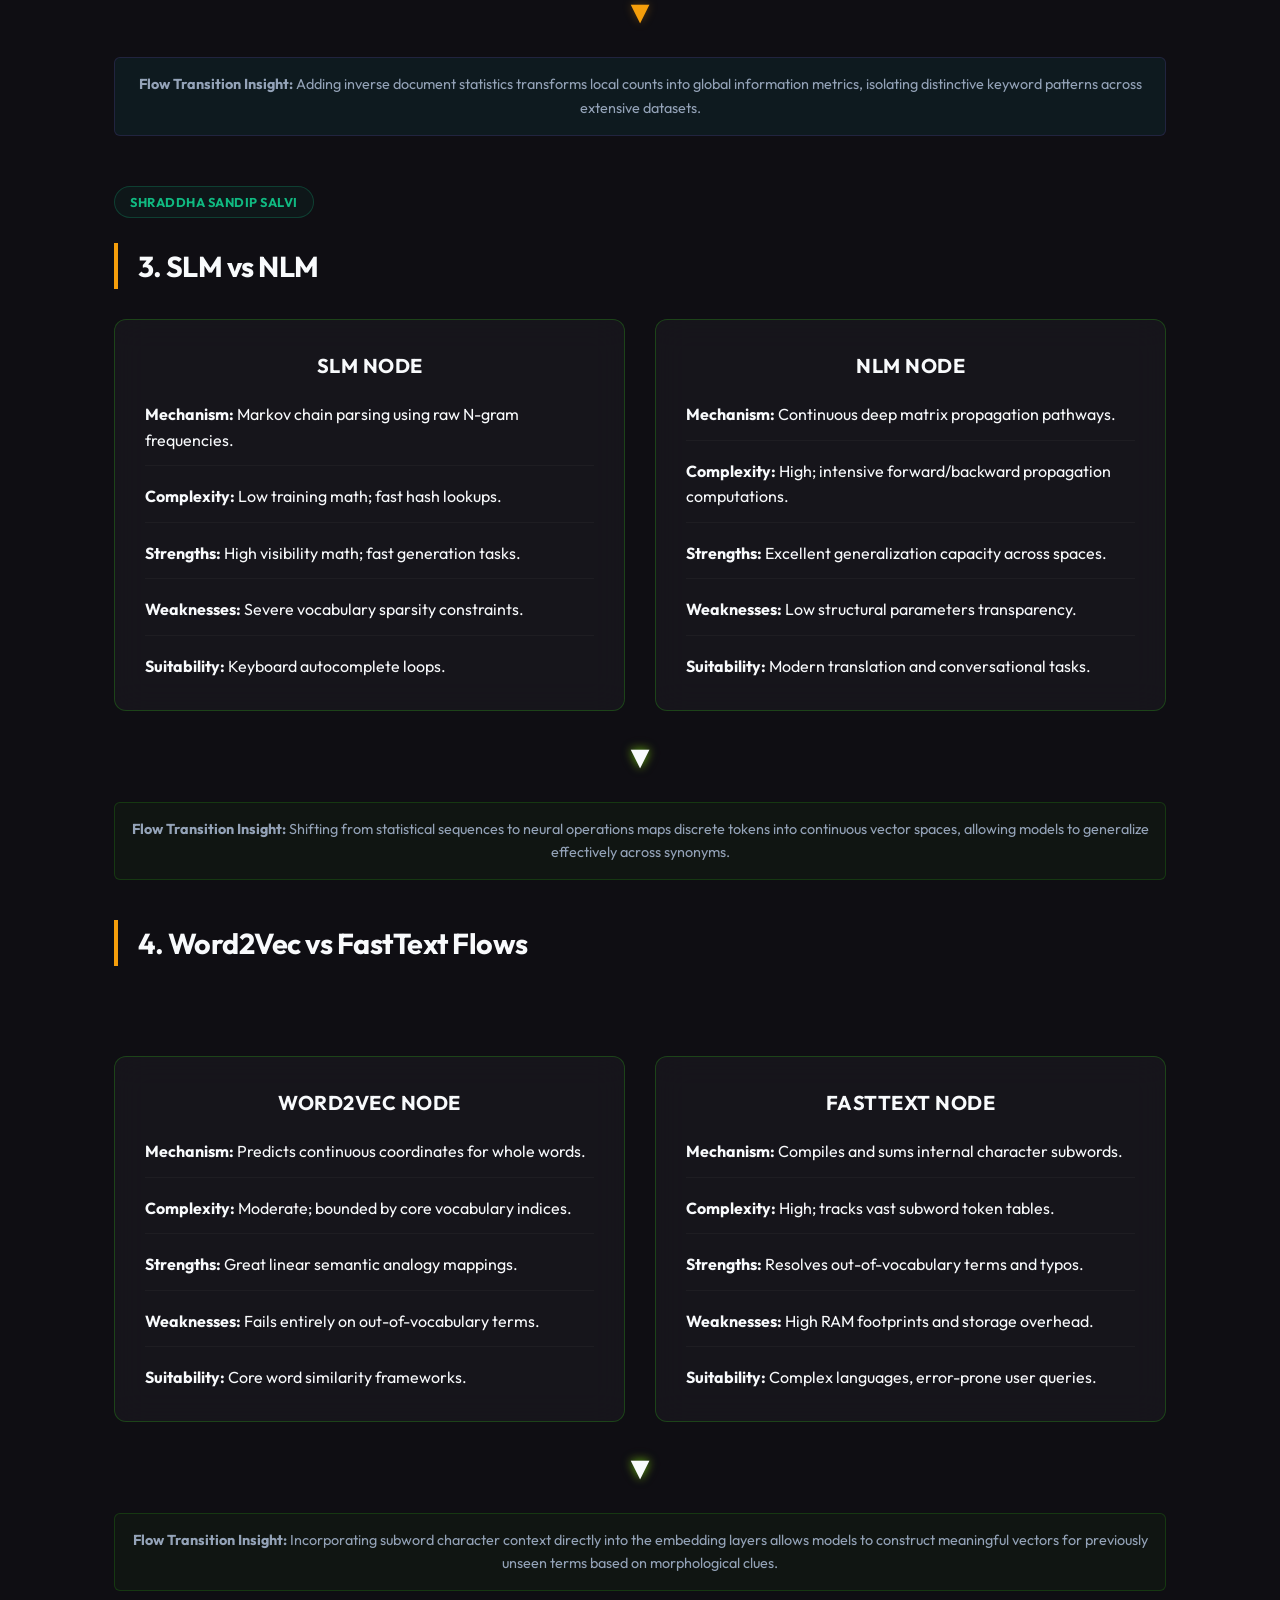
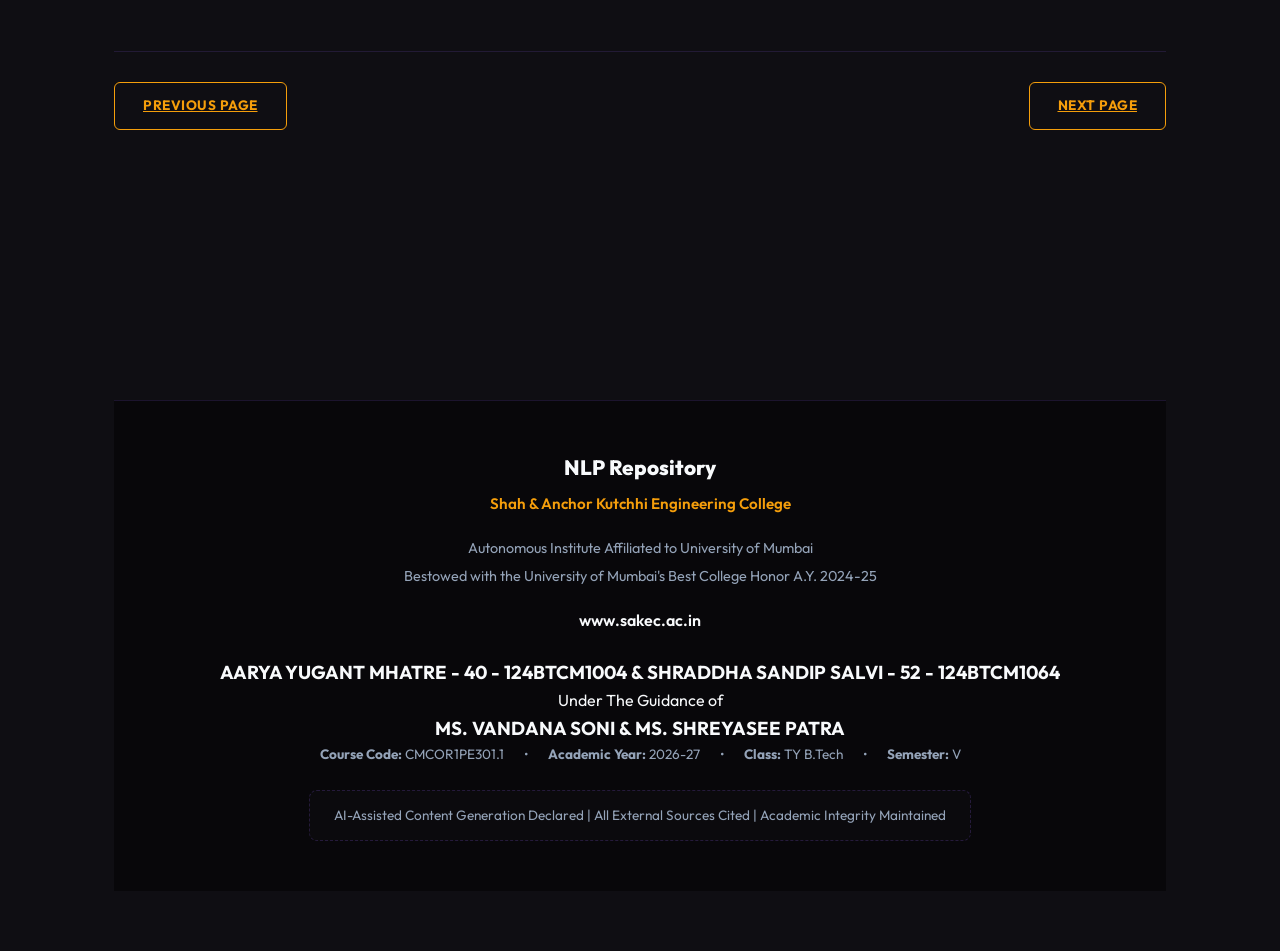
<file: SectionB.html>
<!DOCTYPE html>
<html lang="en">
<head>
    <meta charset="UTF-8">
    <meta name="viewport" content="width=device-width, initial-scale=1.0">
    <title>Section B: Comparison - NLP Repository</title>
    <link rel="stylesheet" href="style.css">
</head>
<body>

    <nav>
        <div class="nav-logo"><a href="index.html" style="color:inherit; text-decoration:none;">NLP Repository</a></div>
        <ul class="nav-links">
<li><a href="index.html" class="nav-item">Home</a></li>
            <li><a href="SectionA.html" class="nav-item">Section A: Concepts</a></li>
            <li><a href="SectionB.html" class="nav-item active">Section B: Comparison</a></li>
            <li><a href="SectionC.html" class="nav-item">Section C: Workflows</a></li>
            <li><a href="SectionD.html" class="nav-item">Section D: Applications</a></li>
            <li><a href="SectionE.html" class="nav-item">Section E: Research</a></li>
<li><a href="ComparisonMatrix.html" class="nav-item">Contribution Matrix</a></li>
        </ul>
    </nav>

    <div class="page-container">
        <header>
            <h1>Architectural <span>Comparative Analysis</span></h1>
            <p class="subtitle">Section B: Structural and Computational Flows with Downward Dependencies</p>
        </header>

        <div class="author-badge">Aarya Yugant Mhatre</div>
        <h2>1. Stemming vs Lemmatization</h2>
        
        <div class="comparison-flow">
            <div class="comp-element">
                <div class="comp-box-wrapper">
                    <div class="comp-node">
                        <h4>Stemming Node</h4>
                        <div class="criteria-row"><strong>Mechanism:</strong> Algorithmic truncation slicing word endings heuristics.</div>
                        <div class="criteria-row"><strong>Complexity:</strong> Low; $O(n)$ operations.</div>
                        <div class="criteria-row"><strong>Strengths:</strong> Fast; minimal storage footprint.</div>
                        <div class="criteria-row"><strong>Weaknesses:</strong> Truncates to invalid terms (e.g., "studi").</div>
                        <div class="criteria-row"><strong>Suitability:</strong> Search indices, high-speed lookup feeds.</div>
                    </div>
                    <div class="comp-node">
                        <h4>Lemmatization Node</h4>
                        <div class="criteria-row"><strong>Mechanism:</strong> Full lexicon check using POS structural filters.</div>
                        <div class="criteria-row"><strong>Complexity:</strong> High; dictionary query processing.</div>
                        <div class="criteria-row"><strong>Strengths:</strong> Keeps valid dictionary base forms.</div>
                        <div class="criteria-row"><strong>Weaknesses:</strong> Resource heavy; slower overall throughput.</div>
                        <div class="criteria-row"><strong>Suitability:</strong> Chatbots, advanced question answering systems.</div>
                    </div>
                </div>
                <div class="comp-flow-arrow">▼</div>
                <div style="background: rgba(0, 243, 255, 0.05); border: 1px solid var(--border-color); padding: 15px; border-radius: 6px; width: 100%; text-align: center; font-size: 0.9rem; color: var(--text-muted);">
                    <strong>Flow Transition Insight:</strong> Moving from Stemming to Lemmatization introduces structural context knowledge, transforming simple suffix removal operations into fully grammatical mapping nodes.
                </div>
            </div>

            <h2>2. TF vs TF-IDF Flows</h2>
            <div class="comp-element" style="margin-top: 20px;">
                <div class="comp-box-wrapper">
                    <div class="comp-node">
                        <h4>TF (Term Frequency) Node</h4>
                        <div class="criteria-row"><strong>Mechanism:</strong> Tracks localized document frequency counts.</div>
                        <div class="criteria-row"><strong>Complexity:</strong> Linear $O(n)$ relative to text block length.</div>
                        <div class="criteria-row"><strong>Strengths:</strong> Reflects internal theme weight directly.</div>
                        <div class="criteria-row"><strong>Weaknesses:</strong> Biased heavily to common background tokens.</div>
                        <div class="criteria-row"><strong>Suitability:</strong> Local density tracking maps.</div>
                    </div>
                    <div class="comp-node">
                        <h4>TF-IDF Node</h4>
                        <div class="criteria-row"><strong>Mechanism:</strong> Modulates local frequency with log corpus rarity.</div>
                        <div class="criteria-row"><strong>Complexity:</strong> Higher; requires global collection counts.</div>
                        <div class="criteria-row"><strong>Strengths:</strong> Downweights global stop-words dynamically.</div>
                        <div class="criteria-row"><strong>Weaknesses:</strong> High dimension vectors remain sparse.</div>
                        <div class="criteria-row"><strong>Suitability:</strong> Search indexing retrieval loops.</div>
                    </div>
                </div>
                <div class="comp-flow-arrow">▼</div>
                <div style="background: rgba(0, 243, 255, 0.05); border: 1px solid var(--border-color); padding: 15px; border-radius: 6px; width: 100%; text-align: center; font-size: 0.9rem; color: var(--text-muted);">
                    <strong>Flow Transition Insight:</strong> Adding inverse document statistics transforms local counts into global information metrics, isolating distinctive keyword patterns across extensive datasets.
                </div>
            </div>
        </div>

        <div class="author-badge shraddha" style="margin-top: 50px;">Shraddha Sandip Salvi</div>
        <h2>3. SLM vs NLM</h2>

        <div class="comparison-flow">
            <div class="comp-element">
                <div class="comp-box-wrapper">
                    <div class="comp-node" style="border-color: rgba(57, 255, 20, 0.2)">
                        <h4 style="color: var(--accent-neon-green)">SLM Node</h4>
                        <div class="criteria-row"><strong>Mechanism:</strong> Markov chain parsing using raw N-gram frequencies.</div>
                        <div class="criteria-row"><strong>Complexity:</strong> Low training math; fast hash lookups.</div>
                        <div class="criteria-row"><strong>Strengths:</strong> High visibility math; fast generation tasks.</div>
                        <div class="criteria-row"><strong>Weaknesses:</strong> Severe vocabulary sparsity constraints.</div>
                        <div class="criteria-row"><strong>Suitability:</strong> Keyboard autocomplete loops.</div>
                    </div>
                    <div class="comp-node" style="border-color: rgba(57, 255, 20, 0.2)">
                        <h4 style="color: var(--accent-neon-green)">NLM Node</h4>
                        <div class="criteria-row"><strong>Mechanism:</strong> Continuous deep matrix propagation pathways.</div>
                        <div class="criteria-row"><strong>Complexity:</strong> High; intensive forward/backward propagation computations.</div>
                        <div class="criteria-row"><strong>Strengths:</strong> Excellent generalization capacity across spaces.</div>
                        <div class="criteria-row"><strong>Weaknesses:</strong> Low structural parameters transparency.</div>
                        <div class="criteria-row"><strong>Suitability:</strong> Modern translation and conversational tasks.</div>
                    </div>
                </div>
                <div class="comp-flow-arrow" style="color: var(--accent-neon-green); text-shadow: 0 0 10px rgba(57, 255, 20, 0.5)">▼</div>
                <div style="background: rgba(57, 255, 20, 0.03); border: 1px solid rgba(57, 255, 20, 0.15); padding: 15px; border-radius: 6px; width: 100%; text-align: center; font-size: 0.9rem; color: var(--text-muted);">
                    <strong>Flow Transition Insight:</strong> Shifting from statistical sequences to neural operations maps discrete tokens into continuous vector spaces, allowing models to generalize effectively across synonyms.
                </div>
            </div>

            <h2>4. Word2Vec vs FastText Flows</h2>
            <div class="comp-element" style="margin-top: 20px;">
                <div class="comp-box-wrapper">
                    <div class="comp-node" style="border-color: rgba(57, 255, 20, 0.2)">
                        <h4 style="color: var(--accent-neon-green)">Word2Vec Node</h4>
                        <div class="criteria-row"><strong>Mechanism:</strong> Predicts continuous coordinates for whole words.</div>
                        <div class="criteria-row"><strong>Complexity:</strong> Moderate; bounded by core vocabulary indices.</div>
                        <div class="criteria-row"><strong>Strengths:</strong> Great linear semantic analogy mappings.</div>
                        <div class="criteria-row"><strong>Weaknesses:</strong> Fails entirely on out-of-vocabulary terms.</div>
                        <div class="criteria-row"><strong>Suitability:</strong> Core word similarity frameworks.</div>
                    </div>
                    <div class="comp-node" style="border-color: rgba(57, 255, 20, 0.2)">
                        <h4 style="color: var(--accent-neon-green)">FastText Node</h4>
                        <div class="criteria-row"><strong>Mechanism:</strong> Compiles and sums internal character subwords.</div>
                        <div class="criteria-row"><strong>Complexity:</strong> High; tracks vast subword token tables.</div>
                        <div class="criteria-row"><strong>Strengths:</strong> Resolves out-of-vocabulary terms and typos.</div>
                        <div class="criteria-row"><strong>Weaknesses:</strong> High RAM footprints and storage overhead.</div>
                        <div class="criteria-row"><strong>Suitability:</strong> Complex languages, error-prone user queries.</div>
                    </div>
                </div>
                <div class="comp-flow-arrow" style="color: var(--accent-neon-green); text-shadow: 0 0 10px rgba(57, 255, 20, 0.5)">▼</div>
                <div style="background: rgba(57, 255, 20, 0.03); border: 1px solid rgba(57, 255, 20, 0.15); padding: 15px; border-radius: 6px; width: 100%; text-align: center; font-size: 0.9rem; color: var(--text-muted);">
                    <strong>Flow Transition Insight:</strong> Incorporating subword character context directly into the embedding layers allows models to construct meaningful vectors for previously unseen terms based on morphological clues.
                </div>
            </div>
        </div>

        <div class="page-controls">
            <a href="SectionA.html" class="ctrl-btn">Previous Page</a>
            <a href="SectionC.html" class="ctrl-btn">Next Page</a>
        </div>
    </div>
<div class="page-container" style="margin-top: 50px;">
        <footer>
            <div class="footer-title">NLP Repository</div>
            <div class="footer-subtitle">Shah & Anchor Kutchhi Engineering College</div>
            <p style="color: var(--text-muted); font-size: 0.9rem; margin-bottom: 5px;">Autonomous Institute Affiliated to University of Mumbai</p>
            <p style="color: var(--text-muted); font-size: 0.9rem; margin-bottom: 20px;">Bestowed with the University of Mumbai's Best College Honor A.Y. 2024-25</p>
            <p style="margin-bottom: 25px;"><a href="https://www.sakec.ac.in" target="_blank" style="color: var(--accent-neon-blue); text-decoration: none; font-weight: 600;">www.sakec.ac.in</a></p>
            
            <h3>AARYA YUGANT MHATRE - 40 - 124BTCM1004 & SHRADDHA SANDIP SALVI - 52 - 124BTCM1064</h3>
            <p>Under The Guidance of</p>
            <h3>MS. VANDANA SONI & MS. SHREYASEE PATRA</h3>
           
            <div class="footer-meta">
                <span><strong>Course Code:</strong> CMCOR1PE301.1</span>
                <span>•</span>
                <span><strong>Academic Year:</strong> 2026-27</span>
                <span>•</span>
                <span><strong>Class:</strong> TY B.Tech</span>
                <span>•</span>
                <span><strong>Semester:</strong> V</span>
            </div>

            <div class="footer-declaration">
                AI-Assisted Content Generation Declared | All External Sources Cited | Academic Integrity Maintained
            </div>
        </footer>
    </div>

    <script src="script.js"></script>
</body>
</html>
</file>
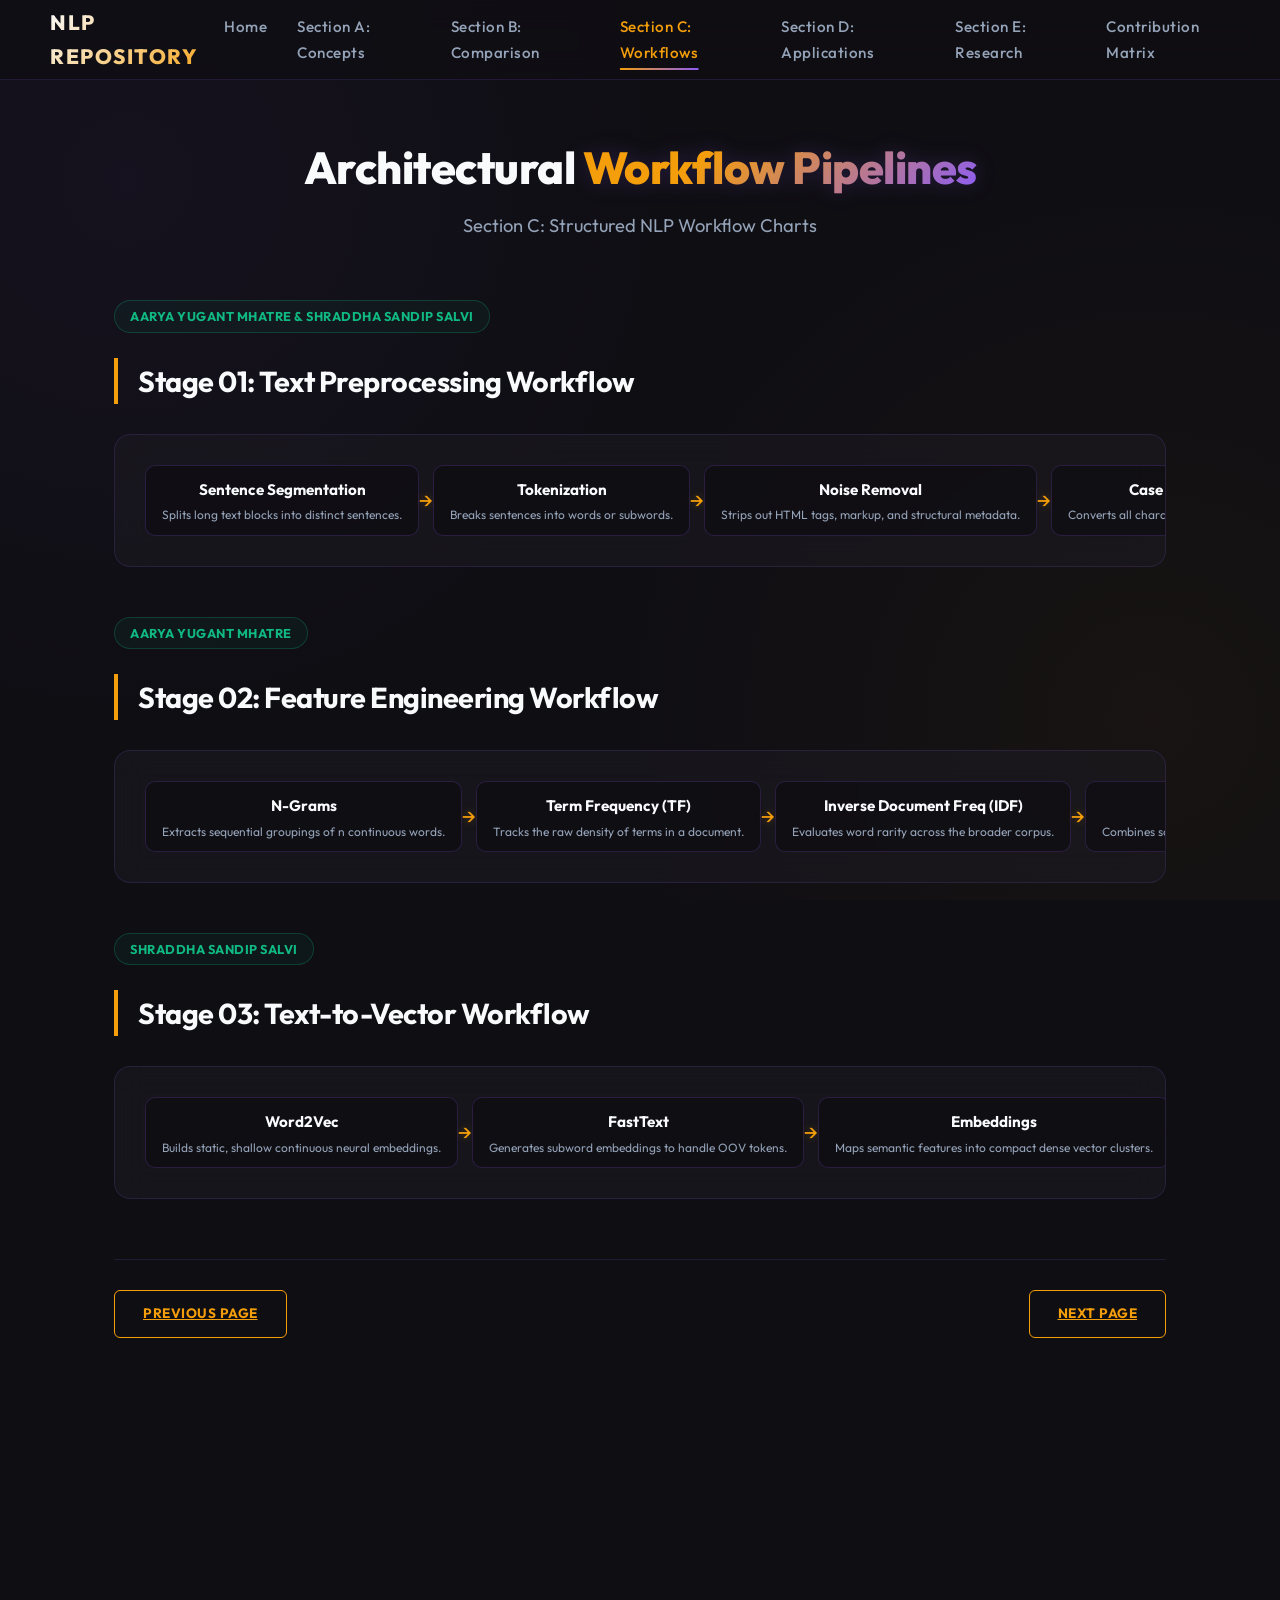
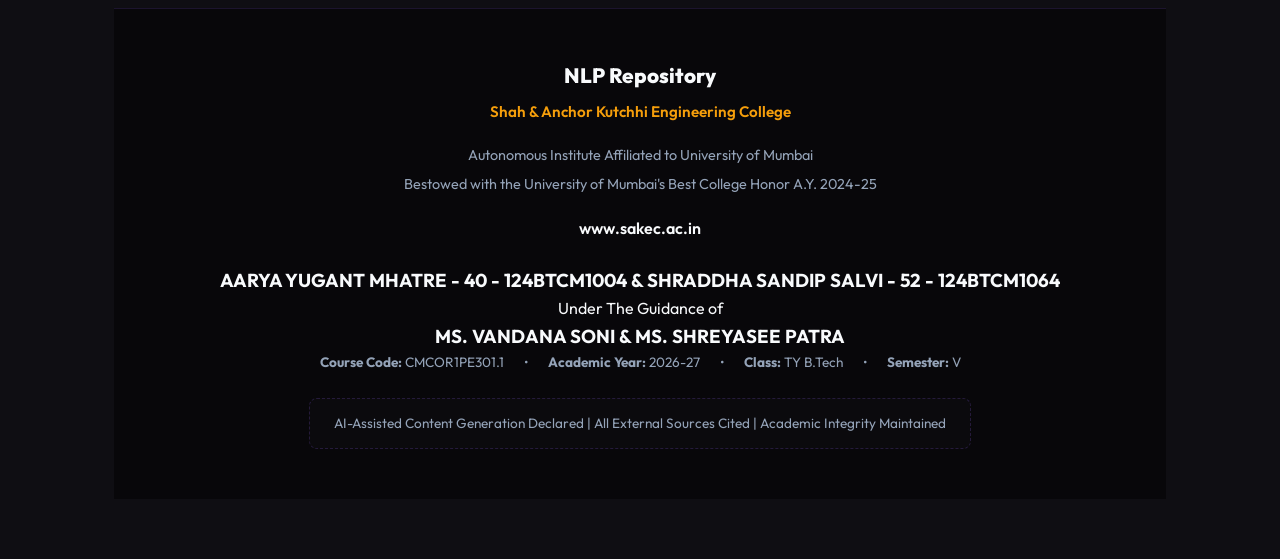
<file: SectionC.html>
<!DOCTYPE html>
<html lang="en">
<head>
    <meta charset="UTF-8">
    <meta name="viewport" content="width=device-width, initial-scale=1.0">
    <title>Section C: Workflows - NLP Repository</title>
    <link rel="stylesheet" href="style.css">
    <style>
        /* CSS enhancement to display descriptions elegantly inside the workflow layout */
        .wf-step {
            display: flex;
            flex-direction: column;
            align-items: center;
            justify-content: center;
            padding: 12px 16px;
            min-width: 140px;
            text-align: center;
        }
        .wf-desc {
            font-size: 0.75rem;
            color: var(--text-muted, #a0aec0);
            margin-top: 6px;
            font-weight: normal;
            line-height: 1.2;
        }
        .workflow-row {
            flex-wrap: wrap;
            gap: 10px 0;
        }
    </style>
</head>
<body>

    <nav>
        <div class="nav-logo"><a href="index.html" style="color:inherit; text-decoration:none;">NLP Repository</a></div>
        <ul class="nav-links">
            <li><a href="index.html" class="nav-item">Home</a></li>
            <li><a href="SectionA.html" class="nav-item">Section A: Concepts</a></li>
            <li><a href="SectionB.html" class="nav-item">Section B: Comparison</a></li>
            <li><a href="SectionC.html" class="nav-item active">Section C: Workflows</a></li>
            <li><a href="SectionD.html" class="nav-item">Section D: Applications</a></li>
            <li><a href="SectionE.html" class="nav-item">Section E: Research</a></li>
            <li><a href="ComparisonMatrix.html" class="nav-item">Contribution Matrix</a></li>
        </ul>
    </nav>

    <div class="page-container">
        <header>
            <h1>Architectural <span>Workflow Pipelines</span></h1>
            <p class="subtitle">Section C: Structured NLP Workflow Charts</p>
        </header>
        <div class="author-badge shraddha">Aarya Yugant Mhatre & Shraddha Sandip Salvi</div>

        <h2>Stage 01: Text Preprocessing Workflow</h2>
        <div class="workflow-box">
            <div class="workflow-row">
                <div class="wf-step">
                    <strong>Sentence Segmentation</strong>
                    <span class="wf-desc">Splits long text blocks into distinct sentences.</span>
                </div>
                <div class="wf-arrow">→</div>
                <div class="wf-step">
                    <strong>Tokenization</strong>
                    <span class="wf-desc">Breaks sentences into words or subwords.</span>
                </div>
                <div class="wf-arrow">→</div>
                <div class="wf-step">
                    <strong>Noise Removal</strong>
                    <span class="wf-desc">Strips out HTML tags, markup, and structural metadata.</span>
                </div>
                <div class="wf-arrow">→</div>
                <div class="wf-step">
                    <strong>Case Normalization</strong>
                    <span class="wf-desc">Converts all characters uniformly to lower-case.</span>
                </div>
                <div class="wf-arrow">→</div>
                <div class="wf-step">
                    <strong>Stop-word Removal</strong>
                    <span class="wf-desc">Filters out common uninformative structural words.</span>
                </div>
                <div class="wf-arrow">→</div>
                <div class="wf-step">
                    <strong>Lemmatization</strong>
                    <span class="wf-desc">Reduces remaining words to canonical base lemmas.</span>
                </div>
            </div>
        </div>

        <div class="author-badge shraddha">Aarya Yugant Mhatre</div>
        <h2>Stage 02: Feature Engineering Workflow</h2>
        <div class="workflow-box">
            <div class="workflow-row">
                <div class="wf-step">
                    <strong>N-Grams</strong>
                    <span class="wf-desc">Extracts sequential groupings of n continuous words.</span>
                </div>
                <div class="wf-arrow">→</div>
                <div class="wf-step">
                    <strong>Term Frequency (TF)</strong>
                    <span class="wf-desc">Tracks the raw density of terms in a document.</span>
                </div>
                <div class="wf-arrow">→</div>
                <div class="wf-step">
                    <strong>Inverse Document Freq (IDF)</strong>
                    <span class="wf-desc">Evaluates word rarity across the broader corpus.</span>
                </div>
                <div class="wf-arrow">→</div>
                <div class="wf-step">
                    <strong>TF-IDF Matrix</strong>
                    <span class="wf-desc">Combines scores to weight contextually unique words.</span>
                </div>
            </div>
        </div>

        <div class="author-badge shraddha">Shraddha Sandip Salvi</div>
        <h2>Stage 03: Text-to-Vector Workflow</h2>
        <div class="workflow-box">
            <div class="workflow-row">
                <div class="wf-step">
                    <strong>Word2Vec</strong>
                    <span class="wf-desc">Builds static, shallow continuous neural embeddings.</span>
                </div>
                <div class="wf-arrow">→</div>
                <div class="wf-step">
                    <strong>FastText</strong>
                    <span class="wf-desc">Generates subword embeddings to handle OOV tokens.</span>
                </div>
                <div class="wf-arrow">→</div>
                <div class="wf-step">
                    <strong>Embeddings</strong>
                    <span class="wf-desc">Maps semantic features into compact dense vector clusters.</span>
                </div>
                <div class="wf-arrow">→</div>
                <div class="wf-step">
                    <strong>Transformer Models</strong>
                    <span class="wf-desc">Utilizes dynamic attention for context-aware states.</span>
                </div>
            </div>
        </div>

        <div class="page-controls">
            <a href="SectionB.html" class="ctrl-btn">Previous Page</a>
            <a href="SectionD.html" class="ctrl-btn">Next Page</a>
        </div>
    </div>

    <div class="page-container" style="margin-top: 50px;">
        <footer>
            <div class="footer-title">NLP Repository</div>
            <div class="footer-subtitle">Shah & Anchor Kutchhi Engineering College</div>
            <p style="color: var(--text-muted); font-size: 0.9rem; margin-bottom: 5px;">Autonomous Institute Affiliated to University of Mumbai</p>
            <p style="color: var(--text-muted); font-size: 0.9rem; margin-bottom: 20px;">Bestowed with the University of Mumbai's Best College Honor A.Y. 2024-25</p>
            <p style="margin-bottom: 25px;"><a href="https://www.sakec.ac.in" target="_blank" style="color: var(--accent-neon-blue); text-decoration: none; font-weight: 600;">www.sakec.ac.in</a></p>
            
            <h3>AARYA YUGANT MHATRE - 40 - 124BTCM1004 & SHRADDHA SANDIP SALVI - 52 - 124BTCM1064</h3>
            <p>Under The Guidance of</p>
            <h3>MS. VANDANA SONI & MS. SHREYASEE PATRA</h3>
           
            <div class="footer-meta">
                <span><strong>Course Code:</strong> CMCOR1PE301.1</span>
                <span>•</span>
                <span><strong>Academic Year:</strong> 2026-27</span>
                <span>•</span>
                <span><strong>Class:</strong> TY B.Tech</span>
                <span>•</span>
                <span><strong>Semester:</strong> V</span>
            </div>

            <div class="footer-declaration">
                AI-Assisted Content Generation Declared | All External Sources Cited | Academic Integrity Maintained
            </div>
        </footer>
    </div>

    <script src="script.js"></script>
</body>
</html>
</file>
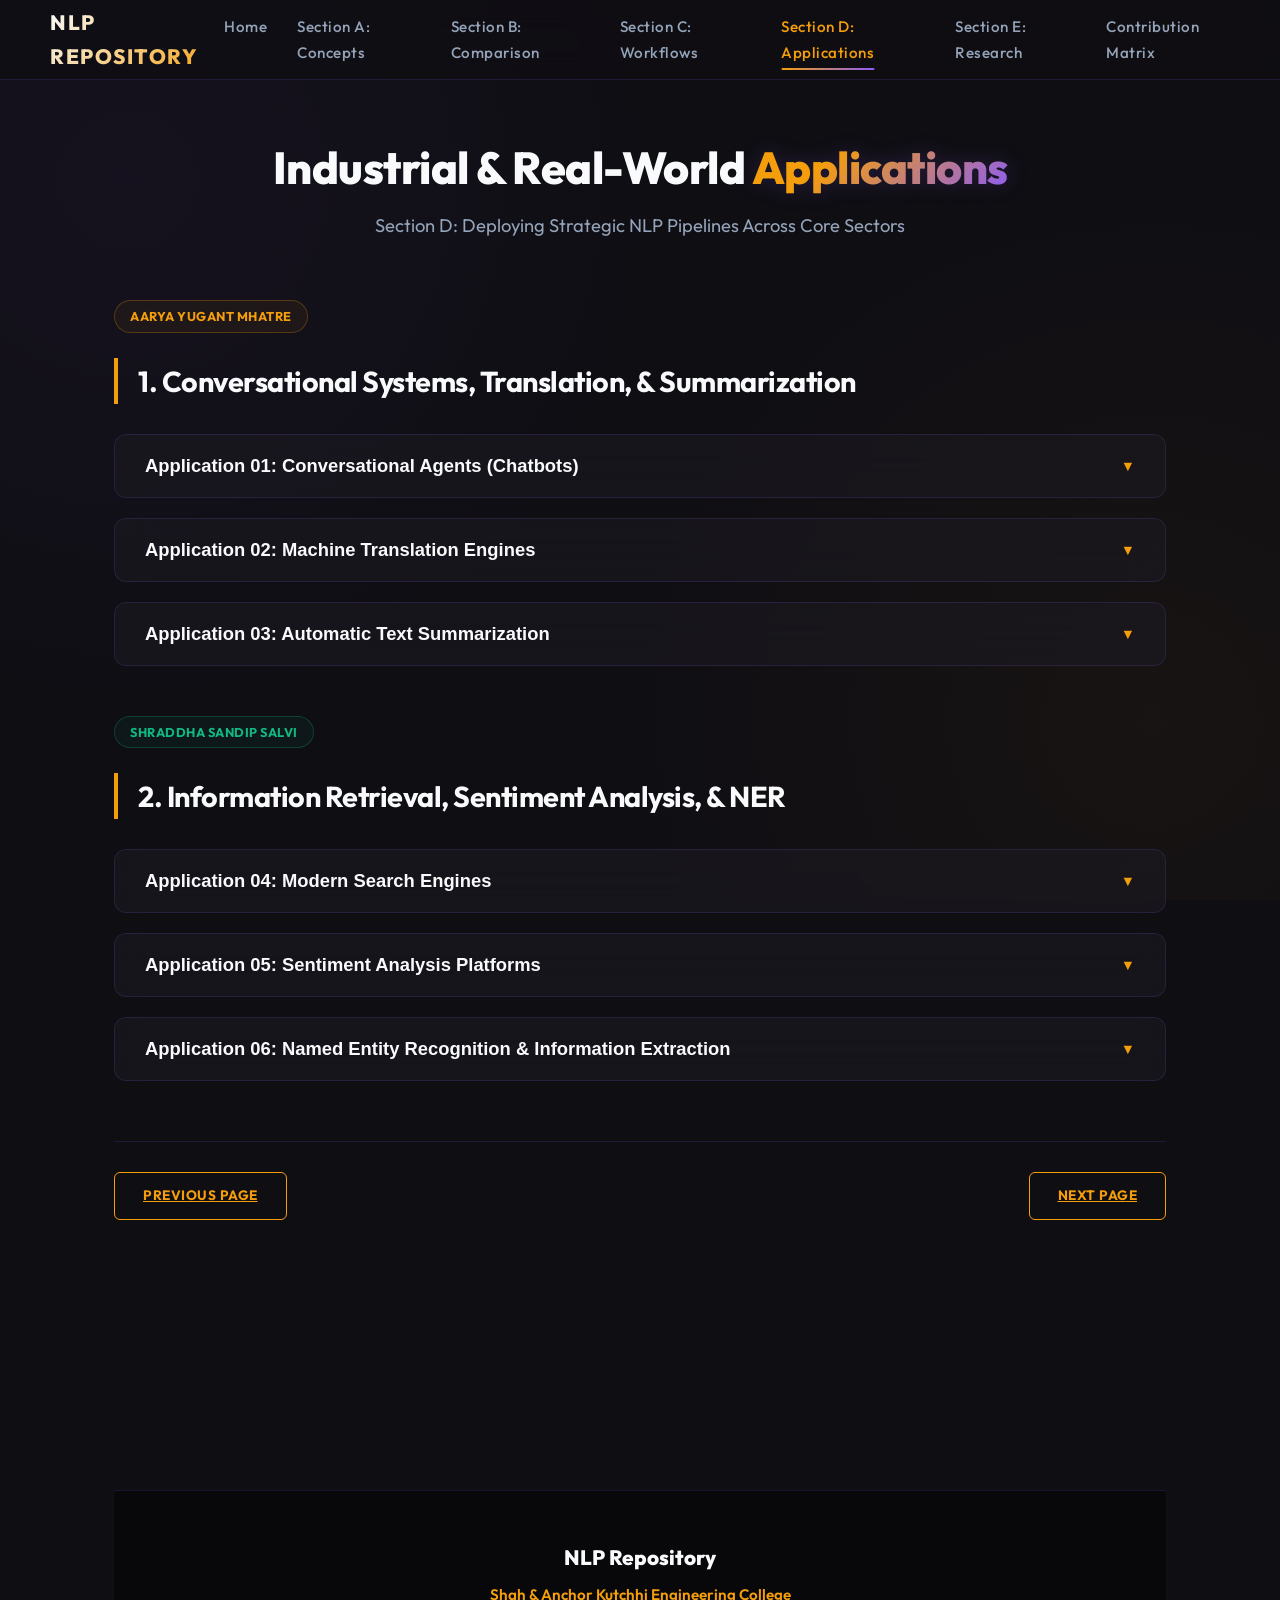
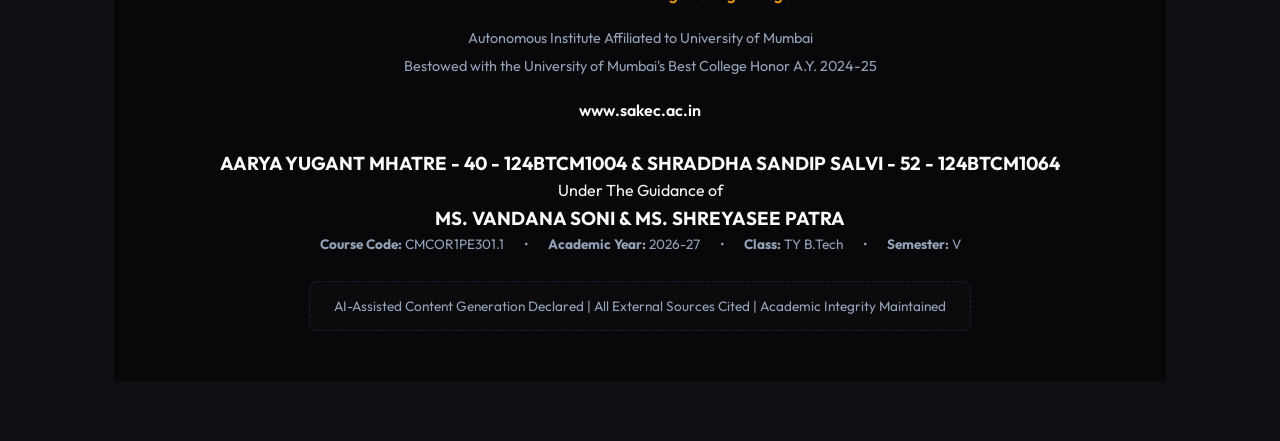
<file: SectionD.html>
<!DOCTYPE html>
<html lang="en">
<head>
    <meta charset="UTF-8">
    <meta name="viewport" content="width=device-width, initial-scale=1.0">
    <title>Section D: Applications - NLP Repository</title>
    <link rel="stylesheet" href="style.css">
</head>
<body>

    <nav>
        <div class="nav-logo"><a href="index.html" style="color:inherit; text-decoration:none;">NLP Repository</a></div>
        <ul class="nav-links">
<li><a href="index.html" class="nav-item">Home</a></li>
            <li><a href="SectionA.html" class="nav-item">Section A: Concepts</a></li>
            <li><a href="SectionB.html" class="nav-item">Section B: Comparison</a></li>
            <li><a href="SectionC.html" class="nav-item">Section C: Workflows</a></li>
            <li><a href="SectionD.html" class="nav-item active">Section D: Applications</a></li>
            <li><a href="SectionE.html" class="nav-item">Section E: Research</a></li>
<li><a href="ComparisonMatrix.html" class="nav-item">Contribution Matrix</a></li>
        </ul>
    </nav>

    <div class="page-container">
        <header>
            <h1>Industrial & Real-World <span>Applications</span></h1>
            <p class="subtitle">Section D: Deploying Strategic NLP Pipelines Across Core Sectors</p>
        </header>

        <div class="author-badge">Aarya Yugant Mhatre</div>
        <h2>1. Conversational Systems, Translation, & Summarization</h2>
        <div class="concept-grid">
            <div class="collapsible-card">
                <button class="card-trigger" onclick="toggleCard(this)">
                    <span>Application 01: Conversational Agents (Chatbots)</span>
                    <span class="icon">▼</span>
                </button>
                <div class="card-content">
                    <div class="content-inner">
                        <div class="info-block"><div class="info-label">Relevant NLP Concepts</div><div class="info-text">Intent Classification architectures, Named Entity Recognition (NER), multi-headed transformer attention matrices.</div></div>
                        <div class="info-block"><div class="info-label">Why They Are Needed</div><div class="info-text">To interpret unstructured user queries accurately, manage ongoing state histories, and generate precise human-like responses.</div></div>
                        <div class="info-block"><div class="info-label">Expected Benefits</div><div class="info-text">24/7 automated support touchpoints, reduced operational strain, and streamlined conversational interactions at scale.</div></div>
                    </div>
                </div>
            </div>

            <div class="collapsible-card">
                <button class="card-trigger" onclick="toggleCard(this)">
                    <span>Application 02: Machine Translation Engines</span>
                    <span class="icon">▼</span>
                </button>
                <div class="card-content">
                    <div class="content-inner">
                        <div class="info-block"><div class="info-label">Relevant NLP Concepts</div><div class="info-text">Sequence-to-Sequence (Seq2Seq) neural nets, Cross-lingual Attention maps, Byte-Pair subword tokenizers.</div></div>
                        <div class="info-block"><div class="info-label">Why They Are Needed</div><div class="info-text">Maps structural, idiomatic grammar from a source language into completely different target language geometries without losing core semantic meaning.</div></div>
                        <div class="info-block"><div class="info-label">Expected Benefits</div><div class="info-text">Seamless cross-border communication, automated localization of global document feeds, and broader accessibility.</div></div>
                    </div>
                </div>
            </div>

            <div class="collapsible-card">
                <button class="card-trigger" onclick="toggleCard(this)">
                    <span>Application 03: Automatic Text Summarization</span>
                    <span class="icon">▼</span>
                </button>
                <div class="card-content">
                    <div class="content-inner">
                        <div class="info-block"><div class="info-label">Relevant NLP Concepts</div><div class="info-text">Abstractive/Extractive transformers, Encoder-Decoder hidden states, TextRank connectivity graphs.</div></div>
                        <div class="info-block"><div class="info-label">Why They Are Needed</div><div class="info-text">Condenses massive legal documents, medical files, or news feeds down into key, high-information text points.</div></div>
                        <div class="info-block"><div class="info-label">Expected Benefits</div><div class="info-text">Reduced information overload, accelerated data parsing for professionals, and automated report synthesis.</div></div>
                    </div>
                </div>
            </div>
        </div>

        <div class="author-badge shraddha">Shraddha Sandip Salvi</div>
        <h2>2. Information Retrieval, Sentiment Analysis, & NER</h2>
        <div class="concept-grid">
            <div class="collapsible-card shraddha-card">
                <button class="card-trigger" onclick="toggleCard(this)">
                    <span>Application 04: Modern Search Engines</span>
                    <span class="icon">▼</span>
                </button>
                <div class="card-content">
                    <div class="content-inner">
                        <div class="info-block"><div class="info-label">Relevant NLP Concepts</div><div class="info-text">Dense Passage Retrieval (DPR), continuous vector similarity indexes, TF-IDF scaling, Cosine similarity matches.</div></div>
                        <div class="info-block"><div class="info-label">Why They Are Needed</div><div class="info-text">Looks beyond exact keyword matches to retrieve documents matching the conceptual intent of user queries.</div></div>
                        <div class="info-block"><div class="info-label">Expected Benefits</div><div class="info-text">More relevant search results, robust handling of query typos, and faster document discovery across enterprise systems.</div></div>
                    </div>
                </div>
            </div>

            <div class="collapsible-card shraddha-card">
                <button class="card-trigger" onclick="toggleCard(this)">
                    <span>Application 05: Sentiment Analysis Platforms</span>
                    <span class="icon">▼</span>
                </button>
                <div class="card-content">
                    <div class="content-inner">
                        <div class="info-block"><div class="info-label">Relevant NLP Concepts</div><div class="info-text">Supervised text classifiers, aspect-level attention tracking, bidirectional contextual representations.</div></div>
                        <div class="info-block"><div class="info-label">Why They Are Needed</div><div class="info-text">Automatically scans public reviews, social media streams, and customer feedback tickets to gauge public brand perception.</div></div>
                        <div class="info-block"><div class="info-label">Expected Benefits</div><div class="info-text">Real-time brand monitoring, automated public relations alerts, and data-driven product roadmap decisions.</div></div>
                    </div>
                </div>
            </div>

            <div class="collapsible-card shraddha-card">
                <button class="card-trigger" onclick="toggleCard(this)">
                    <span>Application 06: Named Entity Recognition & Information Extraction</span>
                    <span class="icon">▼</span>
                </button>
                <div class="card-content">
                    <div class="content-inner">
                        <div class="info-block"><div class="info-label">Relevant NLP Concepts</div><div class="info-text">Sequence labeling tokens classifiers, Conditional Random Fields (CRF), contextual token representations.</div></div>
                        <div class="info-block"><div class="info-label">Why They Are Needed</div><div class="info-text">Automatically scans messy, unstructured text documents to extract structured tokens like corporate names, locations, dates, and currency values.</div></div>
                        <div class="info-block"><div class="info-label">Expected Benefits</div><div class="info-text">Automated form filling, streamlined invoice processing, and rapid generation of structured knowledge bases from unorganized web documents.</div></div>
                    </div>
                </div>
            </div>
        </div>

        <div class="page-controls">
            <a href="SectionC.html" class="ctrl-btn">Previous Page</a>
            <a href="SectionE.html" class="ctrl-btn">Next Page</a>
        </div>
    </div>
<div class="page-container" style="margin-top: 50px;">
        <footer>
            <div class="footer-title">NLP Repository</div>
            <div class="footer-subtitle">Shah & Anchor Kutchhi Engineering College</div>
            <p style="color: var(--text-muted); font-size: 0.9rem; margin-bottom: 5px;">Autonomous Institute Affiliated to University of Mumbai</p>
            <p style="color: var(--text-muted); font-size: 0.9rem; margin-bottom: 20px;">Bestowed with the University of Mumbai's Best College Honor A.Y. 2024-25</p>
            <p style="margin-bottom: 25px;"><a href="https://www.sakec.ac.in" target="_blank" style="color: var(--accent-neon-blue); text-decoration: none; font-weight: 600;">www.sakec.ac.in</a></p>
            
            <h3>AARYA YUGANT MHATRE - 40 - 124BTCM1004 & SHRADDHA SANDIP SALVI - 52 - 124BTCM1064</h3>
            <p>Under The Guidance of</p>
            <h3>MS. VANDANA SONI & MS. SHREYASEE PATRA</h3>
           
            <div class="footer-meta">
                <span><strong>Course Code:</strong> CMCOR1PE301.1</span>
                <span>•</span>
                <span><strong>Academic Year:</strong> 2026-27</span>
                <span>•</span>
                <span><strong>Class:</strong> TY B.Tech</span>
                <span>•</span>
                <span><strong>Semester:</strong> V</span>
            </div>

            <div class="footer-declaration">
                AI-Assisted Content Generation Declared | All External Sources Cited | Academic Integrity Maintained
            </div>
        </footer>
    </div>

    <script src="script.js"></script>
</body>
</html>
</file>
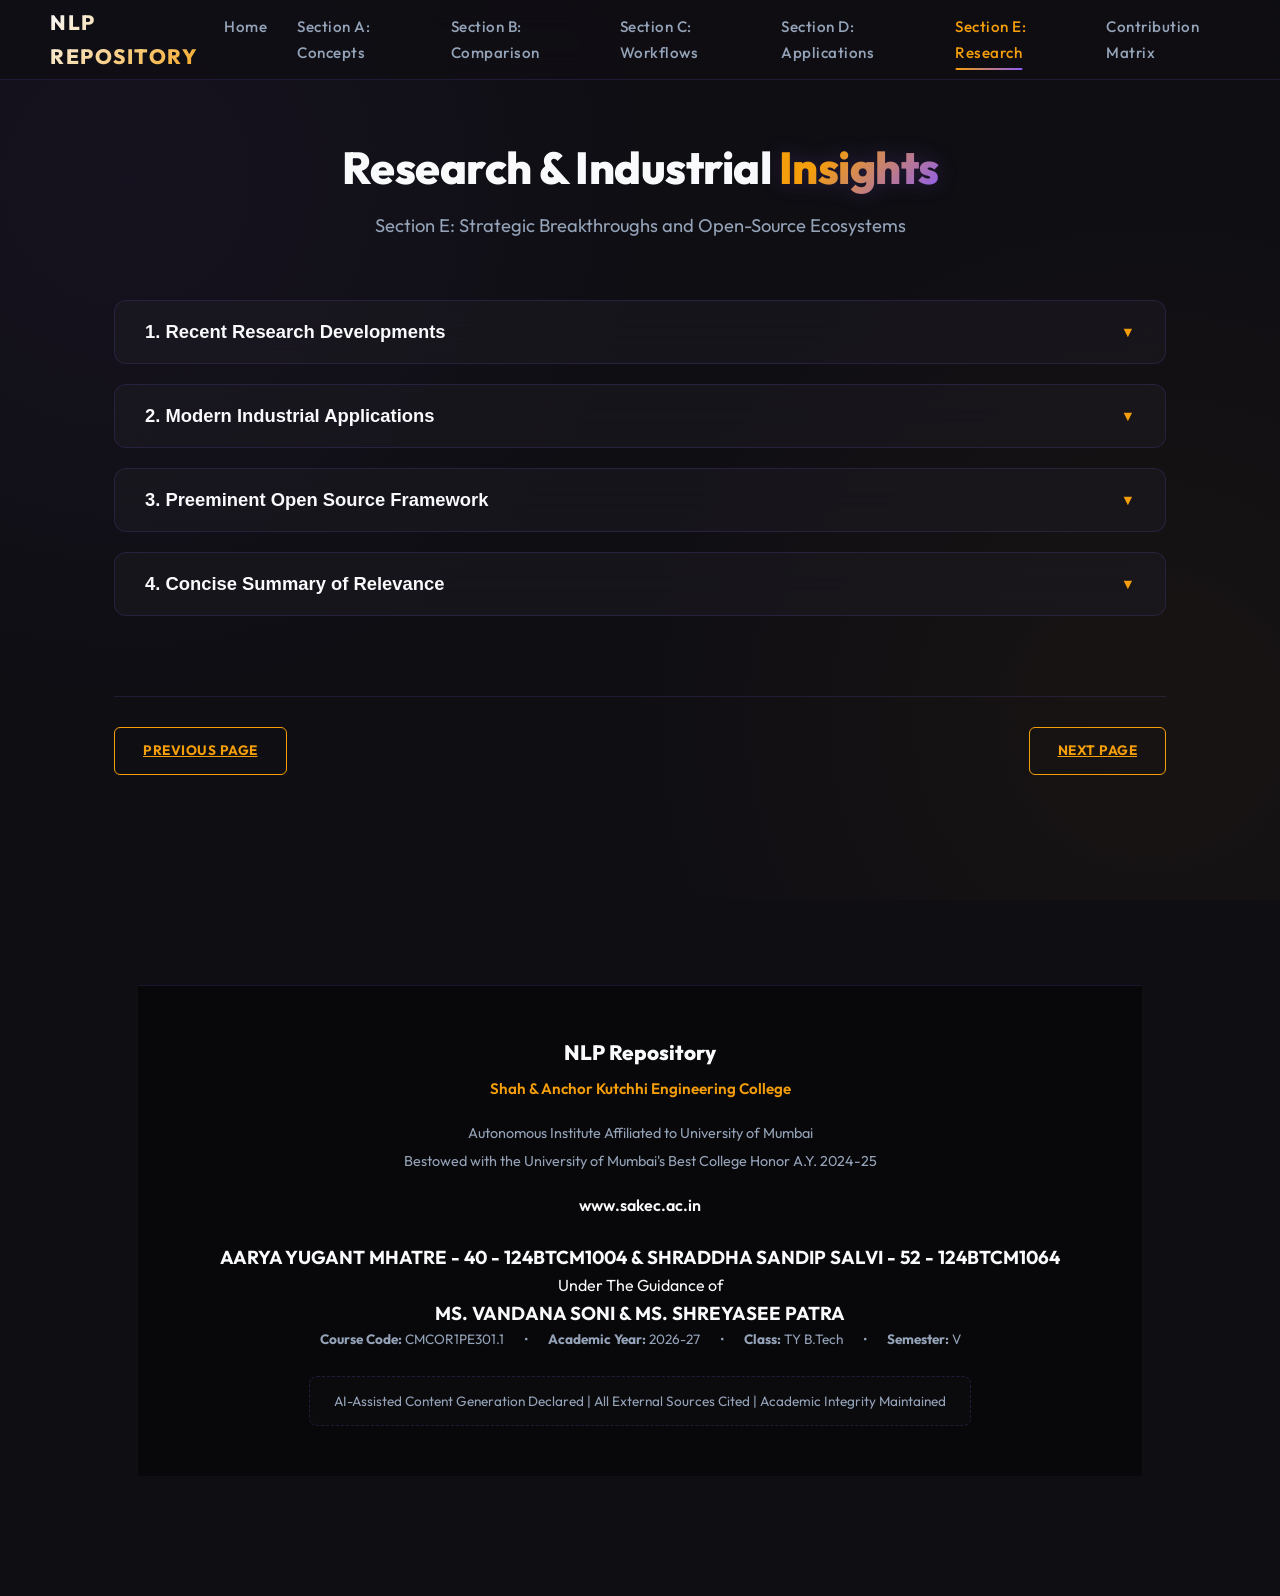
<file: SectionE.html>
<!DOCTYPE html>
<html lang="en">
<head>
    <meta charset="UTF-8">
    <meta name="viewport" content="width=device-width, initial-scale=1.0">
    <title>Section E: Research - NLP Repository</title>
    <link rel="stylesheet" href="style.css">
</head>
<body>

    <nav>
        <div class="nav-logo"><a href="index.html" style="color:inherit; text-decoration:none;">NLP Repository</a></div>
        <ul class="nav-links">
<li><a href="index.html" class="nav-item">Home</a></li>
            <li><a href="SectionA.html" class="nav-item">Section A: Concepts</a></li>
            <li><a href="SectionB.html" class="nav-item">Section B: Comparison</a></li>
            <li><a href="SectionC.html" class="nav-item">Section C: Workflows</a></li>
            <li><a href="SectionD.html" class="nav-item">Section D: Applications</a></li>
            <li><a href="SectionE.html" class="nav-item active">Section E: Research</a></li>
<li><a href="ComparisonMatrix.html" class="nav-item">Contribution Matrix</a></li>
        </ul>
    </nav>

    <div class="page-container">
        <header>
            <h1>Research & Industrial <span>Insights</span></h1>
            <p class="subtitle">Section E: Strategic Breakthroughs and Open-Source Ecosystems</p>
        </header>

        <div class="concept-grid">
            <div class="collapsible-card">
                <button class="card-trigger" onclick="toggleCard(this)">
                    <span>1. Recent Research Developments</span>
                    <span class="icon">▼</span>
                </button>
                <div class="card-content">
                    <div class="content-inner">
                        <div class="info-block">
                            <div class="info-label">Retrieval-Augmented Generation (RAG) Optimizations</div>
                            <div class="info-text">Recent breakthroughs focus on advanced multi-hop retrieval architectures. These systems pull contextual chunks from global data repositories to ground generative language models, mitigating hallucinations and eliminating the need for constant, costly parameter fine-tuning.</div>
                        </div>
                        <div class="info-block" style="margin-top: 15px;">
                            <div class="info-label">Efficient Attention & Linear Transformer Architectures</div>
                            <div class="info-text">Researchers are actively designing alternatives to standard self-attention mechanisms to bypass the traditional quadratic $O(L^2)$ computational scaling bottlenecks. This enables long-context processing over entire libraries of documentation on commodity hardware.</div>
                        </div>
                    </div>
                </div>
            </div>

            <div class="collapsible-card">
                <button class="card-trigger" onclick="toggleCard(this)">
                    <span>2. Modern Industrial Applications</span>
                    <span class="icon">▼</span>
                </button>
                <div class="card-content">
                    <div class="content-inner">
                        <div class="info-block">
                            <div class="info-label">Automated Legal Discovery & Compliance Auditing</div>
                            <div class="info-text">Large enterprises leverage contextual embedding pipelines to audit millions of pages of contract agreements automatically. This rapidly identifies compliance risks, structural liabilities, and irregular clauses without requiring thousands of manual billable legal hours.</div>
                        </div>
                        <div class="info-block" style="margin-top: 15px;">
                            <div class="info-label">Healthcare Clinical Note Parsing</div>
                            <div class="info-text">Medical institutions use specialized clinical NLP pipelines (e.g., BioBERT) to read unstructured physician notes, mapping them instantly to standardized diagnostic codes. This accelerates insurance workflows and improves patient data tracking.</div>
                        </div>
                    </div>
                </div>
            </div>

            <div class="collapsible-card">
                <button class="card-trigger" onclick="toggleCard(this)">
                    <span>3. Preeminent Open Source Framework</span>
                    <span class="icon">▼</span>
                </button>
                <div class="card-content">
                    <div class="content-inner">
                        <div class="info-block">
                            <div class="info-label">Hugging Face Transformers Ecosystem</div>
                            <div class="info-text">The leading open-source hub democratizing modern NLP infrastructure. It provides unified APIs to download, fine-tune, evaluate, and scale state-of-the-art pretrained weights (BERT, RoBERTa, GPT matrices) natively across PyTorch and TensorFlow computing backends.</div>
                        </div>
                    </div>
                </div>
            </div>

            <div class="collapsible-card">
                <button class="card-trigger" onclick="toggleCard(this)">
                    <span>4. Concise Summary of Relevance</span>
                    <span class="icon">▼</span>
                </button>
                <div class="card-content">
                    <div class="content-inner">
                        <div class="info-block">
                            <div class="info-text">The strategic convergence of efficient transformer architectures, robust open-source ecosystems like Hugging Face, and grounded data patterns (RAG) marks a major shift in modern engineering. Businesses are moving away from simple keyword matching in favor of deep semantic engines. This evolution lowers engineering barriers, enabling smaller teams to build highly precise, context-aware applications that scale efficiently.</div>
                        </div>
                    </div>
                </div>
            </div>
<div class="page-controls">
            <a href="SectionD.html" class="ctrl-btn">Previous Page</a>
            <a href="ComparisonMatrix.html" class="ctrl-btn">Next Page</a>
        </div>
        </div>

     
 
<div class="page-container" style="margin-top: 50px;">
        <footer>
            <div class="footer-title">NLP Repository</div>
            <div class="footer-subtitle">Shah & Anchor Kutchhi Engineering College</div>
            <p style="color: var(--text-muted); font-size: 0.9rem; margin-bottom: 5px;">Autonomous Institute Affiliated to University of Mumbai</p>
            <p style="color: var(--text-muted); font-size: 0.9rem; margin-bottom: 20px;">Bestowed with the University of Mumbai's Best College Honor A.Y. 2024-25</p>
            <p style="margin-bottom: 25px;"><a href="https://www.sakec.ac.in" target="_blank" style="color: var(--accent-neon-blue); text-decoration: none; font-weight: 600;">www.sakec.ac.in</a></p>
            
            <h3>AARYA YUGANT MHATRE - 40 - 124BTCM1004 & SHRADDHA SANDIP SALVI - 52 - 124BTCM1064</h3>
            <p>Under The Guidance of</p>
            <h3>MS. VANDANA SONI & MS. SHREYASEE PATRA</h3>
           
            <div class="footer-meta">
                <span><strong>Course Code:</strong> CMCOR1PE301.1</span>
                <span>•</span>
                <span><strong>Academic Year:</strong> 2026-27</span>
                <span>•</span>
                <span><strong>Class:</strong> TY B.Tech</span>
                <span>•</span>
                <span><strong>Semester:</strong> V</span>
            </div>

            <div class="footer-declaration">
                AI-Assisted Content Generation Declared | All External Sources Cited | Academic Integrity Maintained
            </div>
        </footer>
    </div>

    <script src="script.js"></script>
</body>
</html>
</file>
<file: style.css>
@import url('https://fonts.googleapis.com/css2?family=Outfit:wght@300;400;500;600;700;800&display=swap');

:root {
    /* Highly Professional Warm Slate & Amber-Gold Color Palette */
    --bg-dark: #0f0e13;                  /* Deep obsidian charcoal (no blue) */
    --bg-card: rgba(30, 28, 36, 0.55);   /* Translucent dark warm slate */
    --bg-card-hover: rgba(40, 37, 48, 0.75);
    --accent-amber: #f59e0b;             /* Elegant professional Amber/Gold */
    --accent-amber-glow: rgba(245, 158, 11, 0.3);
    --accent-violet: #8b5cf6;            /* Deep Violet */
    --accent-violet-glow: rgba(139, 92, 246, 0.35);
    --accent-emerald: #10b981;           /* Professional status green */
    --text-main: #f8fafc;                /* Warm off-white */
    --text-muted: #94a3b8;               /* Muted steel grey */
    --border-color: rgba(139, 92, 246, 0.15); /* Soft violet borders */
    --border-hover: rgba(245, 158, 11, 0.45);  /* Responsive amber active borders */
    --font-family: 'Outfit', 'Segoe UI', Roboto, sans-serif;
    --glass-blur: 16px;
    --transition-smooth: all 0.4s cubic-bezier(0.16, 1, 0.3, 1);
}

* {
    box-sizing: border-box;
    margin: 0;
    padding: 0;
    scroll-behavior: smooth;
}

body {
    background-color: var(--bg-dark);
    background-image: 
        radial-gradient(circle at 10% 20%, rgba(139, 92, 246, 0.05) 0%, transparent 40%),
        radial-gradient(circle at 90% 80%, rgba(245, 158, 11, 0.04) 0%, transparent 40%);
    background-attachment: fixed;
    color: var(--text-main);
    font-family: var(--font-family);
    line-height: 1.6;
    padding-top: 80px;
    overflow-x: hidden;
}

/* Custom Scrollbar */
::-webkit-scrollbar {
    width: 6px;
    height: 6px;
}
::-webkit-scrollbar-track {
    background: var(--bg-dark);
}
::-webkit-scrollbar-thumb {
    background: rgba(139, 92, 246, 0.2);
    border-radius: 10px;
    transition: var(--transition-smooth);
}
::-webkit-scrollbar-thumb:hover {
    background: var(--accent-amber);
    box-shadow: 0 0 10px var(--accent-amber-glow);
}

/* Navigation Bar */
nav {
    position: fixed;
    top: 0;
    left: 0;
    width: 100%;
    height: 80px;
    background: rgba(15, 14, 19, 0.8);
    backdrop-filter: blur(var(--glass-blur));
    -webkit-backdrop-filter: blur(var(--glass-blur));
    border-bottom: 1px solid var(--border-color);
    display: flex;
    justify-content: space-between;
    align-items: center;
    padding: 0 50px;
    z-index: 1000;
    transition: var(--transition-smooth);
}

.nav-logo {
    font-size: 1.3rem;
    font-weight: 800;
    color: var(--text-main);
    letter-spacing: 1.5px;
    text-transform: uppercase;
    background: linear-gradient(135deg, var(--text-main), var(--accent-amber));
    -webkit-background-clip: text;
    -webkit-text-fill-color: transparent;
}

.nav-links {
    display: flex;
    list-style: none;
    gap: 30px;
}

.nav-links a {
    color: var(--text-muted);
    text-decoration: none;
    font-size: 0.95rem;
    font-weight: 500;
    transition: var(--transition-smooth);
    position: relative;
    padding: 8px 0;
    letter-spacing: 0.5px;
}

.nav-links a:hover, .nav-links a.active {
    color: var(--accent-amber);
}

.nav-links a::after {
    content: '';
    position: absolute;
    bottom: 0;
    left: 50%;
    width: 0;
    height: 2px;
    background: linear-gradient(90deg, var(--accent-amber), var(--accent-violet));
    transition: var(--transition-smooth);
    transform: translateX(-50%);
    border-radius: 2px;
}

.nav-links a:hover::after, .nav-links a.active::after {
    width: 100%;
}

/* Container Pages */
.page-container {
    max-width: 1100px;
    margin: 0 auto;
    padding: 60px 24px;
}

/* ADJUSTED FOR SPLIT FILES: 
   Removed 'display: none;' so each file displays its content immediately when opened, 
   while keeping your exact animation styling intact. */
.page {
    animation: fadeIn 0.6s cubic-bezier(0.16, 1, 0.3, 1) forwards;
}

@keyframes fadeIn {
    from { opacity: 0; transform: translateY(15px); filter: blur(4px); }
    to { opacity: 1; transform: translateY(0); filter: blur(0); }
}

header {
    text-align: center;
    margin-bottom: 60px;
}

h1 {
    font-size: 2.8rem;
    font-weight: 800;
    color: var(--text-main);
    margin-bottom: 15px;
    letter-spacing: -0.5px;
    line-height: 1.25;
}

h1 span {
    background: linear-gradient(135deg, var(--accent-amber) 30%, var(--accent-violet) 100%);
    -webkit-background-clip: text;
    -webkit-text-fill-color: transparent;
    filter: drop-shadow(0 0 10px rgba(139, 92, 246, 0.2));
}

.subtitle {
    color: var(--text-muted);
    font-size: 1.15rem;
    font-weight: 400;
    max-width: 600px;
    margin: 0 auto;
}

h2 {
    font-size: 1.8rem;
    font-weight: 700;
    margin-bottom: 30px;
    color: var(--text-main);
    border-left: 4px solid var(--accent-amber);
    padding-left: 20px;
    letter-spacing: -0.5px;
}

.author-badge {
    display: inline-block;
    padding: 5px 15px;
    background: rgba(245, 158, 11, 0.05);
    border: 1px solid rgba(245, 158, 11, 0.25);
    color: var(--accent-amber);
    border-radius: 100px;
    font-size: 0.8rem;
    font-weight: 700;
    letter-spacing: 0.5px;
    text-transform: uppercase;
    margin-bottom: 25px;
    transition: var(--transition-smooth);
}

.author-badge.shraddha {
    background: rgba(16, 185, 129, 0.05);
    border: 1px solid rgba(16, 185, 129, 0.25);
    color: var(--accent-emerald);
}

.author-badge:hover {
    transform: translateY(-1.5px);
    box-shadow: 0 4px 12px rgba(245, 158, 11, 0.15);
}

/* Interactive Collapsible Cards */
.concept-grid {
    display: grid;
    grid-template-columns: 1fr;
    gap: 20px;
    margin-bottom: 50px;
}

.collapsible-card {
    background: var(--bg-card);
    backdrop-filter: blur(var(--glass-blur));
    -webkit-backdrop-filter: blur(var(--glass-blur));
    border: 1px solid var(--border-color);
    border-radius: 12px;
    overflow: hidden;
    transition: var(--transition-smooth);
}

.collapsible-card:hover {
    border-color: var(--border-hover);
    background: var(--bg-card-hover);
    transform: translateY(-2px);
    box-shadow: 
        0 12px 30px rgba(0, 0, 0, 0.45),
        0 0 15px rgba(139, 92, 246, 0.05);
}

.card-trigger {
    width: 100%;
    background: none;
    border: none;
    color: var(--text-main);
    text-align: left;
    padding: 20px 30px;
    font-size: 1.15rem;
    font-weight: 600;
    cursor: pointer;
    display: flex;
    justify-content: space-between;
    align-items: center;
    transition: var(--transition-smooth);
}

.card-trigger:hover {
    background: rgba(255, 255, 255, 0.015);
}

.card-trigger .icon {
    font-size: 0.9rem;
    color: var(--accent-amber);
    transition: transform 0.4s cubic-bezier(0.16, 1, 0.3, 1);
}

.collapsible-card.active .card-trigger .icon {
    transform: rotate(180deg);
    color: var(--accent-violet);
}

.card-content {
    max-height: 0;
    overflow: hidden;
    transition: max-height 0.5s cubic-bezier(0.16, 1, 0.3, 1);
    background: rgba(12, 11, 16, 0.4);
}

.content-inner {
    padding: 30px;
    border-top: 1px solid rgba(255, 255, 255, 0.03);
}

/* Sub-point Styling inside Cards */
.info-block {
    margin-bottom: 22px;
}
.info-block:last-child {
    margin-bottom: 0;
}
.info-label {
    font-weight: 700;
    color: var(--accent-amber);
    font-size: 0.85rem;
    text-transform: uppercase;
    letter-spacing: 0.5px;
    margin-bottom: 5px;
}
.collapsible-card.active.shraddha-card .info-label {
    color: var(--accent-emerald);
}
.info-text {
    color: var(--text-main);
    font-size: 1.02rem;
    opacity: 0.9;
}

/* Section B: Flow-style Comparison Tables */
.comparison-flow {
    display: flex;
    flex-direction: column;
    gap: 40px;
}

.comp-element {
    display: flex;
    flex-direction: column;
    align-items: center;
    width: 100%;
}

.comp-box-wrapper {
    display: grid;
    grid-template-columns: 1fr 1fr;
    gap: 30px;
    width: 100%;
}

@media (max-width: 768px) {
    .comp-box-wrapper {
        grid-template-columns: 1fr;
    }
}

.comp-node {
    background: var(--bg-card);
    backdrop-filter: blur(var(--glass-blur));
    border: 1px solid var(--border-color);
    border-radius: 12px;
    padding: 30px;
    transition: var(--transition-smooth);
}

.comp-node:hover {
    border-color: var(--border-hover);
    transform: translateY(-3px);
    box-shadow: 0 10px 25px rgba(245, 158, 11, 0.08);
}

.comp-node h4 {
    font-size: 1.25rem;
    color: var(--accent-amber);
    margin-bottom: 20px;
    text-align: center;
    text-transform: uppercase;
    letter-spacing: 0.5px;
    font-weight: 700;
}

.comp-flow-arrow {
    color: var(--accent-amber);
    font-size: 2rem;
    margin: 20px 0;
    filter: drop-shadow(0 0 5px var(--accent-amber-glow));
    animation: bounce 2.2s infinite ease-in-out;
}

@keyframes bounce {
    0%, 100% { transform: translateY(0); }
    50% { transform: translateY(-8px); }
}

.criteria-row {
    margin-bottom: 18px;
    border-bottom: 1px solid rgba(255, 255, 255, 0.03);
    padding-bottom: 12px;
}
.criteria-row:last-child {
    margin-bottom: 0;
    border-bottom: none;
    padding-bottom: 0;
}

/* Section C: Workflow Diagrams */
.pipeline-flow {
    background: var(--bg-card);
    backdrop-filter: blur(var(--glass-blur));
    border: 1px solid var(--border-color);
    border-radius: 16px;
    padding: 40px;
    margin-top: 30px;
}

.flow-step {
    background: rgba(12, 11, 16, 0.55);
    border: 1px solid rgba(139, 92, 246, 0.2);
    border-radius: 10px;
    padding: 24px;
    margin-bottom: 24px;
    position: relative;
    transition: var(--transition-smooth);
}

.flow-step:hover {
    border-color: var(--accent-amber);
    box-shadow: 0 0 20px rgba(245, 158, 11, 0.15);
    transform: translateX(4px);
}

.flow-step:last-child {
    margin-bottom: 0;
}

.step-num {
    position: absolute;
    top: -12px;
    left: 24px;
    background: linear-gradient(135deg, var(--accent-amber), var(--accent-violet));
    color: var(--bg-dark);
    font-weight: 800;
    font-size: 0.75rem;
    padding: 3px 14px;
    border-radius: 100px;
    letter-spacing: 0.5px;
}

.flow-step h4 {
    margin-bottom: 10px;
    color: var(--accent-amber);
    font-size: 1.15rem;
    font-weight: 700;
}

.arrow-down-connector {
    text-align: center;
    color: var(--accent-amber);
    font-size: 1.6rem;
    margin: -12px 0 12px 0;
    filter: drop-shadow(0 0 4px var(--accent-amber-glow));
}

/* Page Controls Navigation buttons at the bottom */
.page-controls {
    display: flex;
    justify-content: space-between;
    margin-top: 60px;
    border-top: 1px solid var(--border-color);
    padding-top: 30px;
}

.ctrl-btn {
    background: transparent;
    border: 1px solid var(--accent-amber);
    color: var(--accent-amber);
    padding: 12px 28px;
    border-radius: 6px;
    cursor: pointer;
    font-weight: 700;
    transition: var(--transition-smooth);
    text-transform: uppercase;
    font-size: 0.85rem;
    letter-spacing: 0.5px;
}

.ctrl-btn:hover {
    background: var(--accent-amber);
    color: var(--bg-dark);
    box-shadow: 0 0 20px var(--accent-amber-glow);
    transform: translateY(-2px);
}

.ctrl-btn:disabled {
    border-color: var(--text-muted);
    color: var(--text-muted);
    cursor: not-allowed;
    background: transparent;
    box-shadow: none;
    transform: none;
    opacity: 0.35;
}

/* Footer Details */
footer {
    background: #08070a;
    border-top: 1px solid var(--border-color);
    padding: 50px 20px;
    margin-top: 100px;
    text-align: center;
}

.footer-title {
    font-size: 1.3rem;
    font-weight: 800;
    color: var(--text-main);
    margin-bottom: 8px;
}

.footer-subtitle {
    color: var(--accent-amber);
    font-size: 0.95rem;
    margin-bottom: 20px;
    font-weight: 600;
}

.footer-meta {
    color: var(--text-muted);
    font-size: 0.85rem;
    margin-bottom: 25px;
    display: flex;
    justify-content: center;
    gap: 20px;
    flex-wrap: wrap;
}

.footer-declaration {
    background: rgba(255, 255, 255, 0.015);
    border: 1px dashed rgba(139, 92, 246, 0.2);
    padding: 14px 24px;
    border-radius: 8px;
    display: inline-block;
    font-size: 0.85rem;
    color: var(--text-muted);
    line-height: 1.5;
}

.contributors {
    display: flex;
    gap: 30px;
    justify-content: center;
    margin-top: 50px;
    flex-wrap: wrap;
}

.contributor-card {
    position: relative;
    background: rgba(30, 28, 36, 0.35);
    backdrop-filter: blur(var(--glass-blur));
    padding: 35px 25px;
    border-radius: 16px;
    width: 300px;
    text-align: center;
    transition: var(--transition-smooth);
    border: 1px solid rgba(255, 255, 255, 0.04);
}

.contributor-card:hover {
    transform: translateY(-8px);
    border-color: rgba(139, 92, 246, 0.3);
    box-shadow: 
        0 15px 30px rgba(0, 0, 0, 0.5),
        0 0 25px rgba(139, 92, 246, 0.05);
}

.name {
    font-size: 1.6rem;
    font-weight: 700;
    margin-bottom: 12px;
    color: var(--text-main);
}

/* View Button */
.view-btn {
    opacity: 0;
    transform: translateY(10px);
    transition: var(--transition-smooth);
    padding: 10px 22px;
    border: none;
    background: linear-gradient(135deg, var(--accent-amber), var(--accent-violet));
    color: var(--text-main);
    font-weight: 700;
    font-size: 0.85rem;
    border-radius: 30px;
    cursor: pointer;
    box-shadow: 0 4px 15px var(--accent-amber-glow);
}

.contributor-card:hover .view-btn {
    opacity: 1;
    transform: translateY(0);
}

.view-btn:hover {
    transform: scale(1.04);
    box-shadow: 0 6px 20px rgba(245, 158, 11, 0.4);
}

/* Contribution table hidden */
.contribution-table {
    max-height: 0;
    overflow: hidden;
    transition: max-height 0.5s cubic-bezier(0.16, 1, 0.3, 1);
    text-align: left;
    margin-top: 20px;
}

.contribution-table.active {
    max-height: 350px;
}

.contribution-table ul {
    padding-left: 20px;
}

.contribution-table li {
    margin-bottom: 10px;
    font-size: 0.95rem;
    color: var(--text-muted);
}

/* ===== FIX FOR SECTION C (WORKFLOW ROW) ===== */
.workflow-box {
    background: var(--bg-card);
    backdrop-filter: blur(var(--glass-blur));
    border: 1px solid var(--border-color);
    border-radius: 16px;
    padding: 30px;
    margin-bottom: 50px;
    overflow-x: auto;
}

.workflow-box::-webkit-scrollbar {
    height: 6px;
}

.workflow-row {
    display: flex;
    align-items: center;
    gap: 20px;
    flex-wrap: nowrap;
    min-width: max-content;
}

.wf-step {
    background: rgba(12, 11, 16, 0.6);
    border: 1px solid rgba(139, 92, 246, 0.2);
    color: var(--text-main);
    padding: 14px 22px;
    border-radius: 10px;
    font-size: 0.95rem;
    font-weight: 500;
    white-space: nowrap;
    transition: var(--transition-smooth);
}

.wf-step:hover {
    border-color: var(--accent-amber);
    box-shadow: 0 0 15px rgba(245, 158, 11, 0.2);
    transform: translateY(-3px);
}

.wf-arrow {
    color: var(--accent-amber);
    font-size: 1.3rem;
    text-shadow: 0 0 10px var(--accent-amber-glow);
}

/* Accordion Styling */
.toc-accordion {
    width: 85%;
    margin: auto;
    color: white;
}

.toc-accordion h2 {
    text-align: center;
    margin-bottom: 25px;
    color: var(--accent-amber);
    border-left: none;
    padding-left: 0;
}

.toc-item {
    margin-bottom: 12px;
    border-radius: 10px;
    overflow: hidden;
    border: 1px solid var(--border-color);
    transition: var(--transition-smooth);
}

.toc-item:hover {
    border-color: var(--border-hover);
}

.toc-btn {
    width: 100%;
    padding: 18px 24px;
    background: rgba(30, 28, 36, 0.6);
    color: white;
    border: none;
    text-align: left;
    font-size: 1.1rem;
    font-weight: 600;
    cursor: pointer;
    transition: var(--transition-smooth);
}

.toc-btn:hover {
    background: var(--accent-amber);
    color: var(--bg-dark);
    box-shadow: 0 0 20px var(--accent-amber-glow);
}

.toc-content {
    max-height: 0;
    overflow: hidden;
    background: rgba(12, 11, 16, 0.5);
    display: flex;
    flex-direction: column;
    transition: max-height 0.4s cubic-bezier(0.16, 1, 0.3, 1);
}

.toc-content a {
    padding: 14px 28px;
    text-decoration: none;
    color: var(--text-muted);
    border-bottom: 1px solid rgba(255, 255, 255, 0.03);
    font-weight: 500;
    transition: var(--transition-smooth);
}

.toc-content a:hover {
    background: rgba(245, 158, 11, 0.08);
    color: var(--accent-amber);
    padding-left: 35px;
}
</file>
